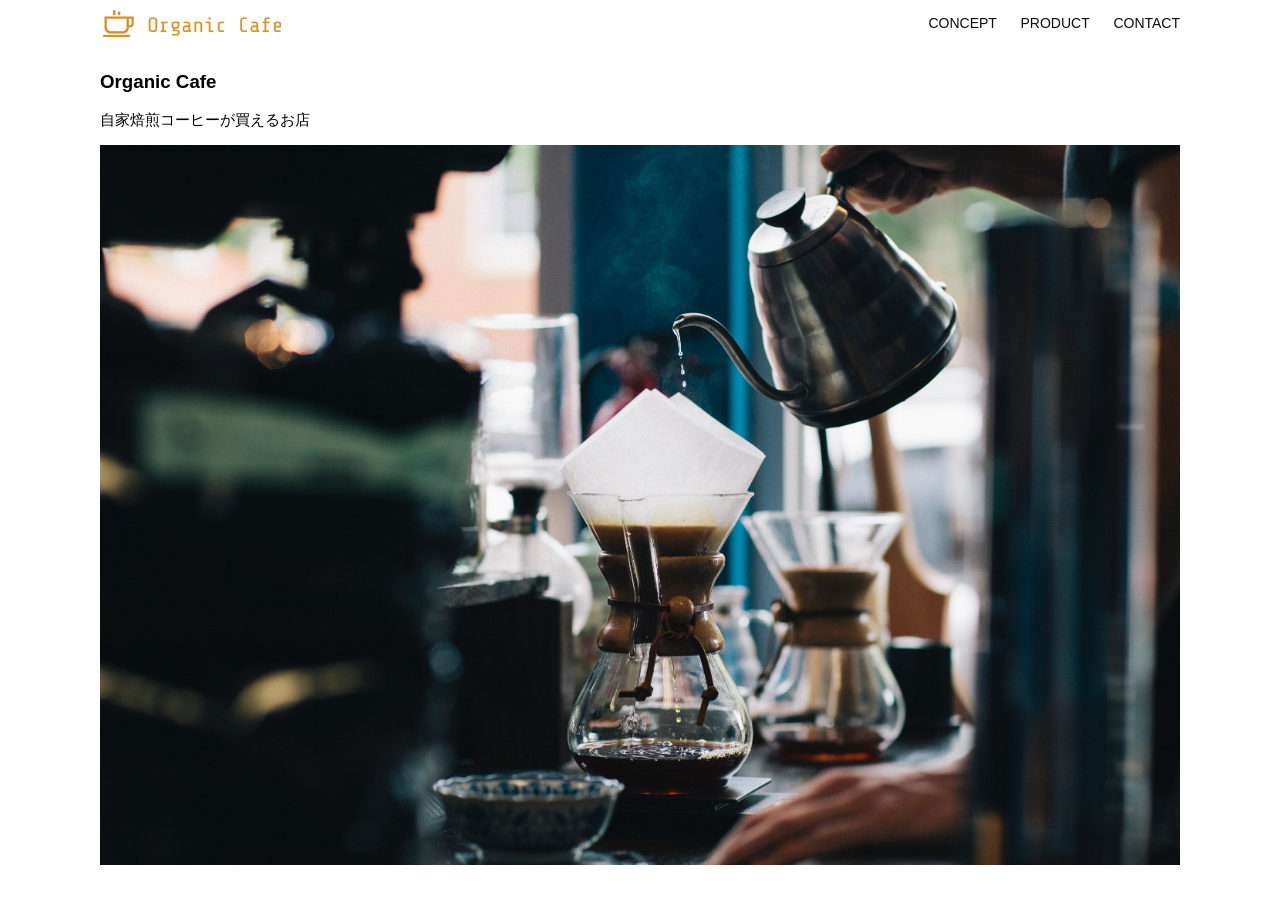
<file: kadai_013/html-css-kadai_013/index.html>
<!DOCTYPE html>
<html>
  <head>
    <title>Organic Cafe</title>
    <meta charset="UTF-8" />
    <meta name="description" content="自家焙煎のコーヒーがお家で楽しめるOrganic Cafe"/>
    <meta name="viewport" content="width=device-width, initial-scale=1.0" />
    <link rel="stylesheet" href="style.css" />
  </head>
  <body>
    <!-- ヘッダー -->
    <header>
      <!-- ロゴ -->
      <a href="index.html" id="logo"><img src="images/logo.png" alt="トップページに戻る"/></a>

      <!-- PC用ナビゲーション -->
      <nav id="nav-pc">
        <a href="index.html#concept">CONCEPT</a>
        <a href="index.html#product">PRODUCT</a>
        <a href="index.html#contact">CONTACT</a>
      </nav>

      <!-- スマホ用メニューボタン -->
      <button id="menu-sp" onclick="document.getElementById('nav-sp').style.display = 'block'">
        <img src="images/button-menu.png" alt="ナビゲーションを開く">
      </button>
      <!-- スマホ用ナビゲーション -->
      <!-- <nav id="nav-sp">
        <ul>
          <li>
            <img id="close" src="images/button-close.png" alt="ナビゲーションを閉じる" onclick="document.getElementById('nav-sp').style.display = 'none'">
          </li>
          <li>
            <a id="logo-sp" href="index.html" onclick="document.getElementById('nav-sp').style.display = 'none'">
              <img src="images/logo-sp.png" alt="トップページに戻る">
            </a>
          </li>
          <li><a class="menu" href="index.html#concept" onclick="document.getElementById('nav-sp').style.display = 'none'">CONCEPT</a></li>
          <li><a class="menu" href="index.html#product" onclick="document.getElementById('nav-sp').style.display = 'none'">PRODUCT</a></li>
          <li><a class="menu" href="index.html#contact" onclick="document.getElementById('nav-sp').style.display = 'none'">CONTACT</a></li>
        </ul>
      </nav> -->

      <div id="nav-sp">
        <button id="close" onclick="document.getElementById('nav-sp').style.display = 'none'">
          <img src="images/button-close.png" alt="ナビゲーションを閉じる">
        </button>

        <nav>
          <ul>
            <li>
              <a id="logo-sp" href="index.html" onclick="document.getElementById('nav-sp').style.display = 'none'">
                <img src="images/logo-sp.png" alt="トップページに戻る"></a>
            </li>
            <li><a class="menu" href="index.html#concept" onclick="document.getElementById('nav-sp').style.display = 'none'">CONCEPT</a></li>
            <li><a class="menu" href="index.html#product" onclick="document.getElementById('nav-sp').style.display = 'none'">PRODUCT</a></li>
            <li><a class="menu" href="index.html#contact" onclick="document.getElementById('nav-sp').style.display = 'none'">CONTACT</a></li>
          </ul>
        </nav>
      </div>
      
    </header>

    <main>
      <article>
        <!-- メインビジュアル -->
        <section id="main-visual">
          <div id="main-message">
            <h1>Organic Cafe</h1>
            <p>自家焙煎コーヒーが買えるお店</p>
          </div>
          <img src="images/main-image.jpg" alt="コーヒーをハンドドリップで淹れる画像"/>
        </section>
      </article>
    </main>
  </body>
</html>
</file>
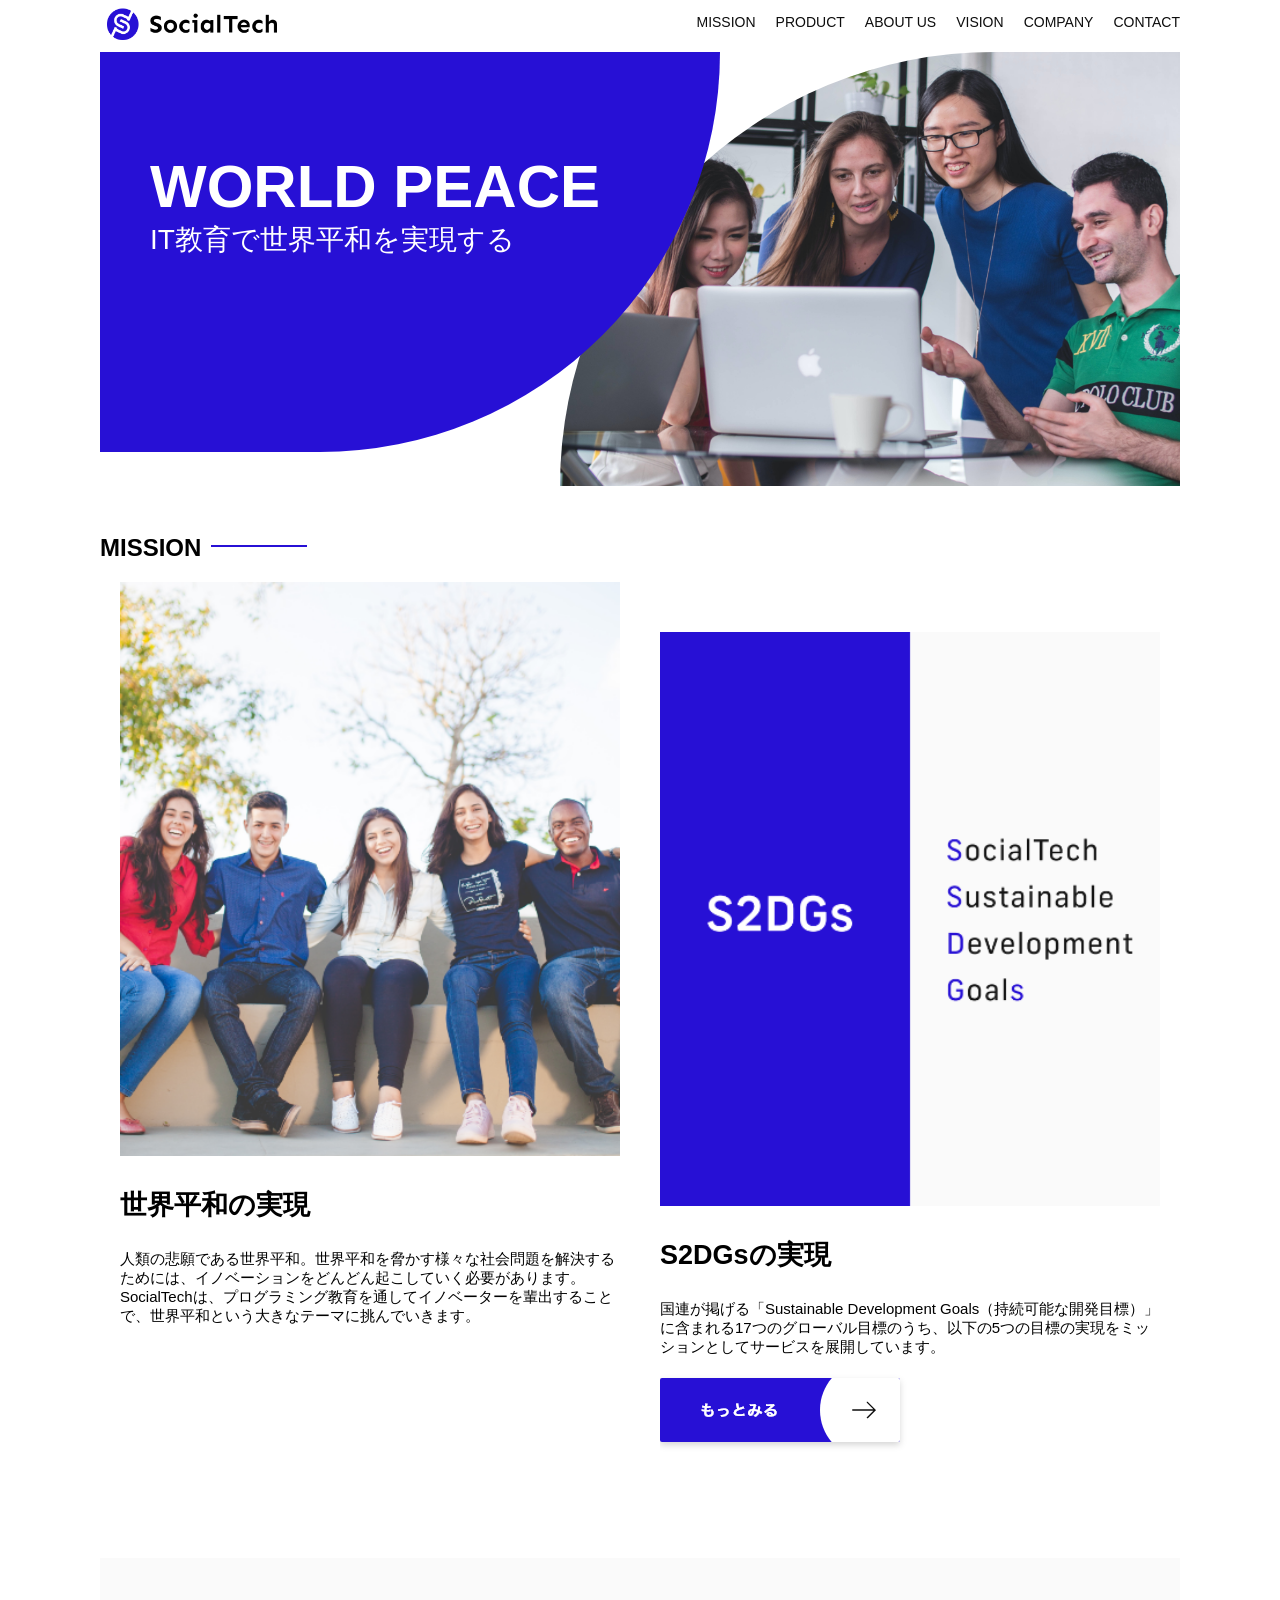
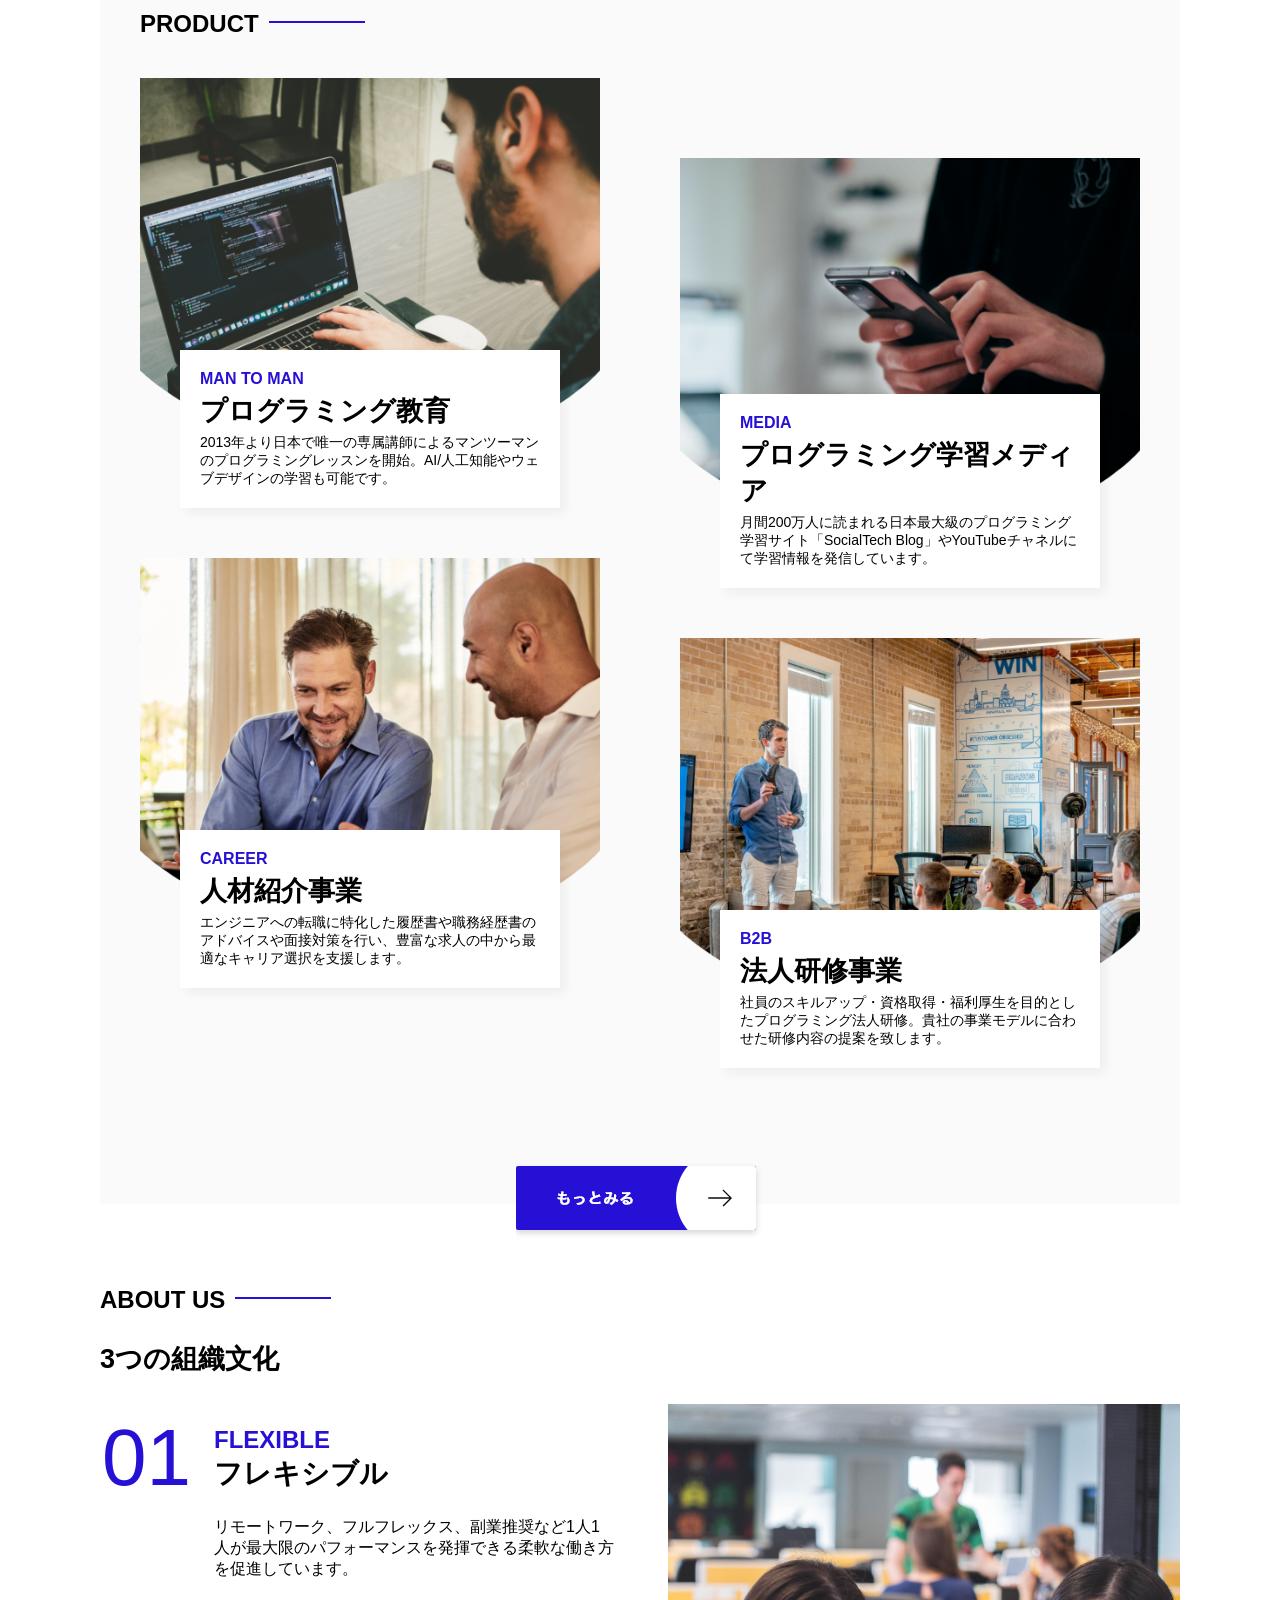
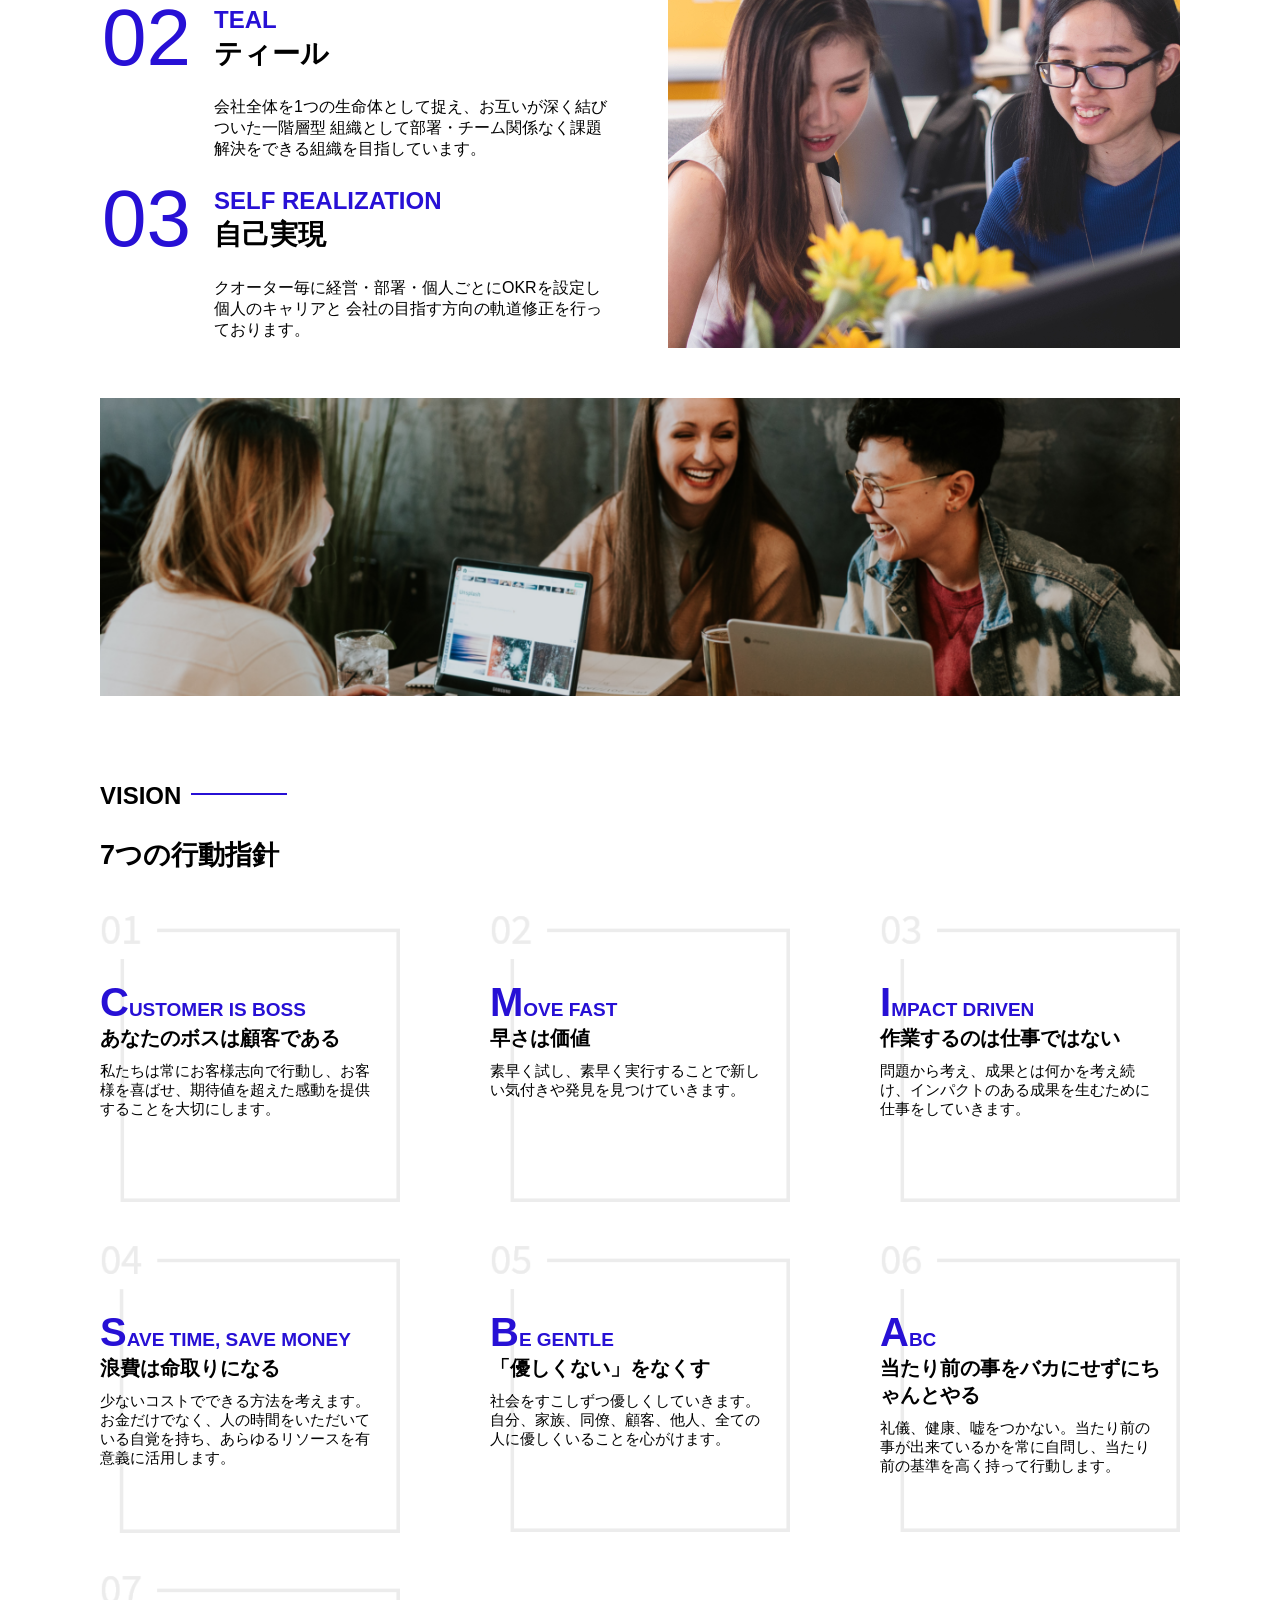
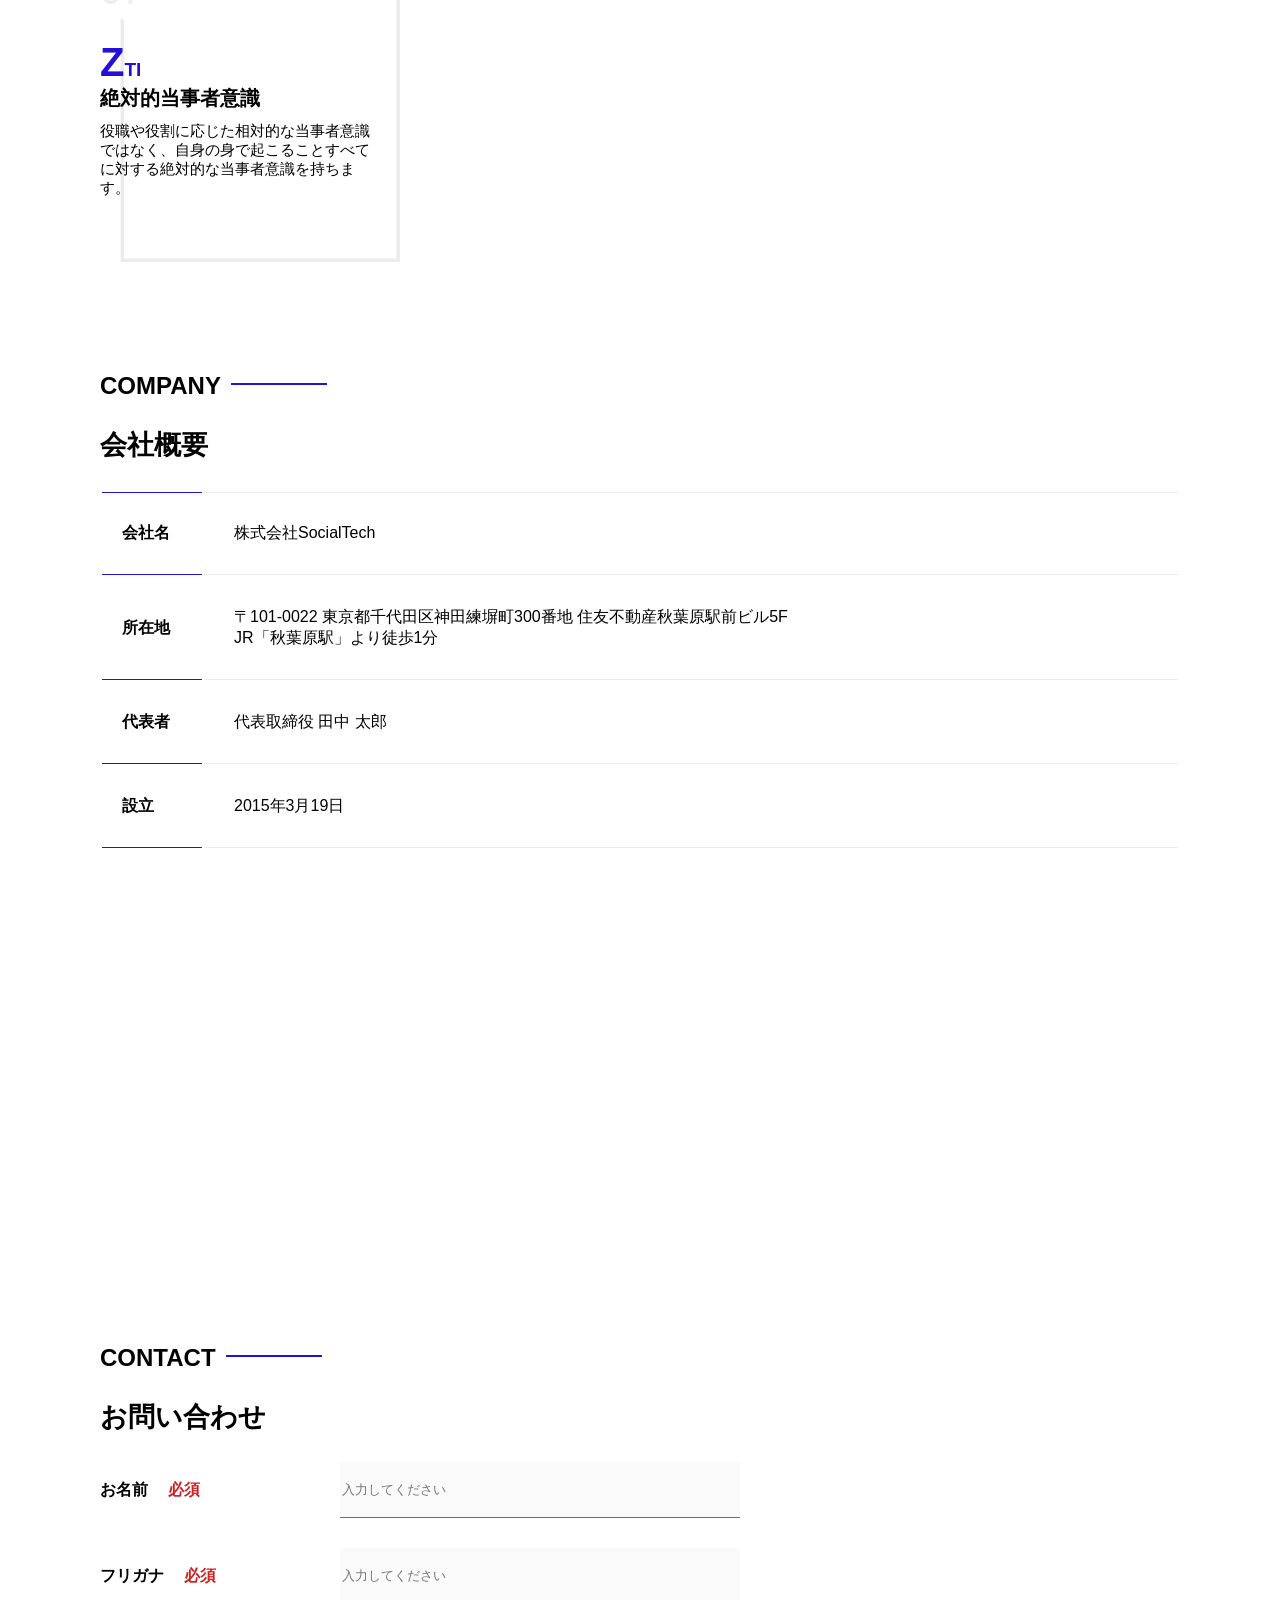
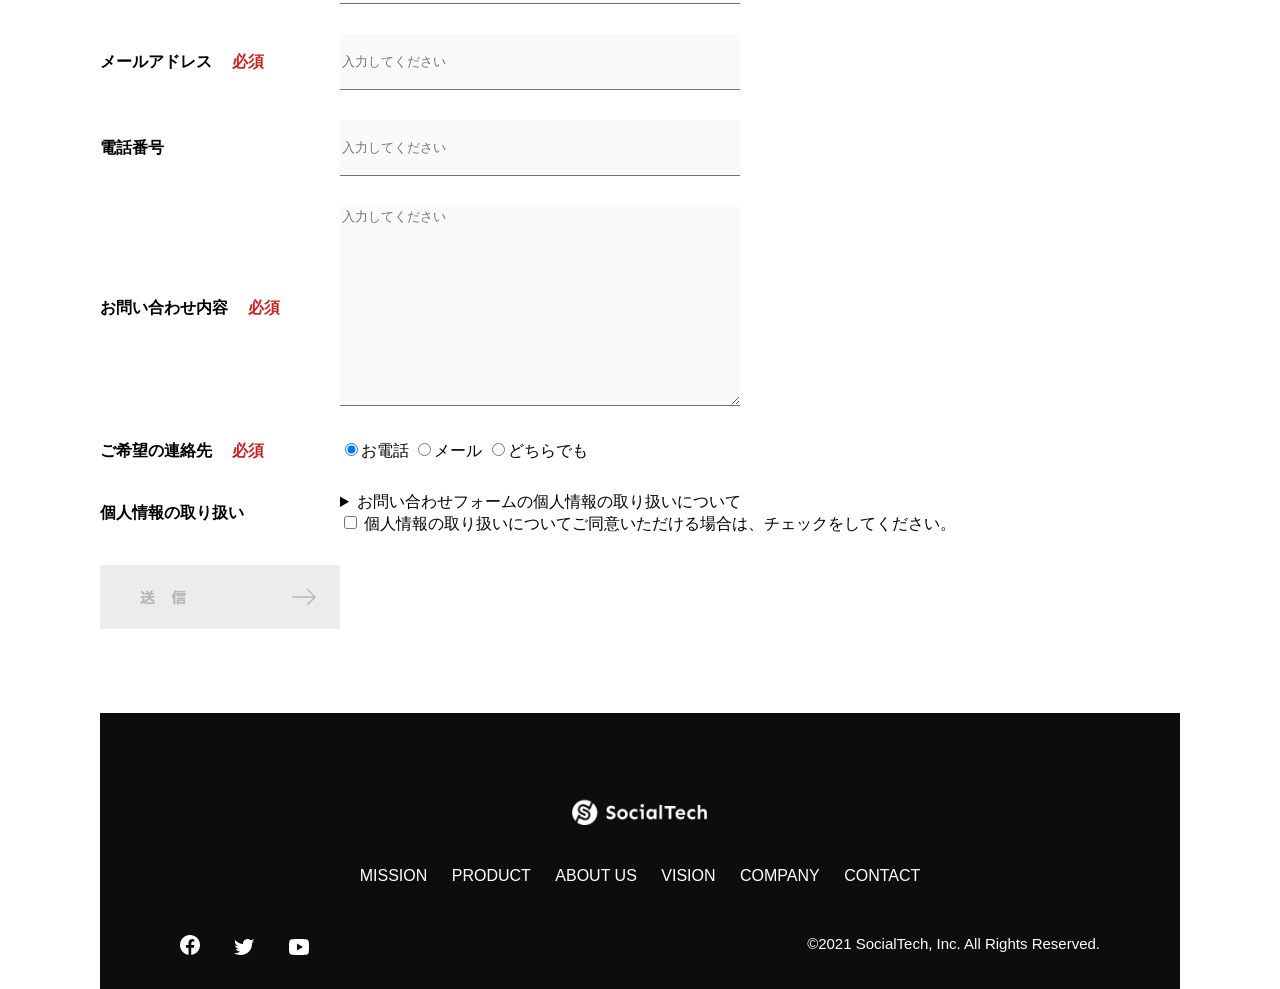
<file: kadai_tutorial_output/socialtech/index.html>
<!DOCTYPE html>
<html>
  <head>
    <title>SocialTech</title>
    <meta charset="utf-8">
    <meta name="description" content="SocialTechはEdTech業界のリーディングカンパニーを目指します。">
    <meta name="viewport" content="width=device-width, initial-scale=1.0">
    <link rel="stylesheet" href="style.css">
  </head>

  <body>
    <!-- ヘッダー -->
    <header>
      <!-- ロゴ -->
      <a href="index.html" id="logo">
        <img src="images/logo.png" alt="トップページに戻る">
      </a>
      
      <!-- PC用ナビゲーション -->
      <nav id="nav-pc">
        <ul>
          <li><a href="mission.html">MISSION</a></li>
          <li><a href="product.html">PRODUCT</a></li>
          <li><a href="index.html#aboutus">ABOUT US</a></li>
          <li><a href="index.html#vision">VISION</a></li>
          <li><a href="index.html#company">COMPANY</a></li>
          <li><a href="index.html#contact">CONTACT</a></li>
        </ul>
      </nav>

      <!-- スマホ用メニューボタン -->
      <button id="menu-sp" onclick="document.getElementById('nav-sp').style.display = 'block'">
        <img src="images/button-menu.png" alt="ナビゲーションを開く">
      </button>
      <!-- スマホ用ナビゲーション -->
      <div id="nav-sp">
        <button id="close" onclick="document.getElementById('nav-sp').style.display = 'none'">
          <img src="images/button-close.png" alt="ナビゲーションを閉じる">
        </button>

        <nav>
          <ul>
            <li>
              <a id="logo-sp" href="index.html" onclick="document.getElementById('nav-sp').style.display = 'none'"><img src="images/logo-sp.png" alt="トップページに戻る"></a>
            </li>
            <li><a class="menu" href="mission.html" onclick="document.getElementById('nav-sp').style.display = 'none'">MISSION</a></li>
            <li><a class="menu" href="product.html" onclick="document.getElementById('nav-sp').style.display = 'none'">PRODUCT</a></li>
            <li><a class="menu" href="index.html#aboutus" onclick="document.getElementById('nav-sp').style.display = 'none'">ABOUT US</a></li>
            <li><a class="menu" href="index.html#vision" onclick="document.getElementById('nav-sp').style.display = 'none'">VISION</a></li>
            <li><a class="menu" href="index.html#company" onclick="document.getElementById('nav-sp').style.display = 'none'">COMPANY</a></li>
            <li><a class="menu" href="index.html#contact" onclick="document.getElementById('nav-sp').style.display = 'none'">CONTACT</a></li>
          </ul>
        </nav>
        <div id="sns">
          <a href="https://www.facebook.com/sejuku2013">
            <img src="images/button-facebook.png" alt="Facebookのリンク">
          </a>
          <a href="https://twitter.com/samuraijuku">
            <img src="images/button-twitter.png" alt="Twitterのリンク">
          </a>
          <a href="https://www.youtube.com/channel/UCCFOQO5aDK0xXam4cUQXT8g">
            <img src="images/button-youtube.png" alt="YouTubeのリンク">
          </a>
        </div>

      </div>

    </header>
    <main>
      <article>
        <!-- メインビジュアル -->
        <section id="main-visual">
          <div id="main-message">
            <h1>WORLD PEACE</h1>
            <p>IT教育で世界平和を実現する</p>
          </div>
          <img src="images/index/index-main.png" alt="PCの周りに集まる多国籍の仲間たち">
        </section>

        <!-- ミッション -->
        <section id="mission">
          <h2 class="index-h2">MISSION</h2>
          <div id="mission-flex">
            <div>
              <img id="mission-photo" src="images/index/index-mission.png" alt="屋外のベンチで写真を撮影する多国籍の仲間たち">
              <h3>世界平和の実現</h3>
              <p>
                人類の悲願である世界平和。世界平和を脅かす様々な社会問題を解決するためには、イノベーションをどんどん起こしていく必要があります。SocialTechは、プログラミング教育を通してイノベーターを輩出することで、世界平和という大きなテーマに挑んでいきます。
              </p>
            </div>
            <div>
              <img id="s2dgs" src="images/index/s2dgs.png" alt="S2DGs">
              <h3>S2DGsの実現</h3>
              <p>
                国連が掲げる「Sustainable Development Goals（持続可能な開発目標）」に含まれる17つのグローバル目標のうち、以下の5つの目標の実現をミッションとしてサービスを展開しています。
              </p>
              <a href="mission.html">
                <img src="images/button-more.png" alt="もっとみる">
              </a>
            </div>
          </div>
        </section>

        <!-- プロダクト -->
        <section id="product">
          <h2 class="index-h2">PRODUCT</h2>
          <div class="product-flex">
            <div id="product-left">
              <div>
                <img class="product-photo" src="images/index/index-mantoman.png" alt="PCでコードを書く男性">
                <div class="product-explain">
                  <span>MAN TO MAN</span>
                  <h3>プログラミング教育</h3>
                  <p>
                    2013年より日本で唯一の専属講師によるマンツーマンのプログラミングレッスンを開始。AI/人工知能やウェブデザインの学習も可能です。
                  </p>
                </div>
              </div>
              <div>
                <img class="product-photo" src="images/index/index-career.png" alt="笑顔で話し合う2人の男性">
                <div class="product-explain">
                  <span>CAREER</span>
                  <h3>人材紹介事業</h3>
                  <p>
                    エンジニアへの転職に特化した履歴書や職務経歴書のアドバイスや面接対策を行い、豊富な求人の中から最適なキャリア選択を支援します。
                  </p>
                </div>
              </div>
            </div>
            <div id="product-right">
              <div>
                <img class="product-photo" src="images/index/index-media.png" alt="スマートフォンを操作する人">
                <div class="product-explain">
                  <span>MEDIA</span>
                  <h3>プログラミング学習メディア</h3>
                  <p>
                    月間200万人に読まれる日本最大級のプログラミング学習サイト「SocialTech Blog」やYouTubeチャネルにて学習情報を発信しています。
                  </p>
                </div>
              </div>
              <div>
                <img class="product-photo" src="images/index/index-b2b.png" alt="講演中の男性とそれを聴く人々">
                <div class="product-explain">
                  <span>B2B</span>
                  <h3>法人研修事業</h3>
                  <p>
                    社員のスキルアップ・資格取得・福利厚生を目的としたプログラミング法人研修。貴社の事業モデルに合わせた研修内容の提案を致します。
                  </p>
                </div>
              </div>
            </div>
          </div>
          <div id="product-more">
            <a href="product.html">
              <img src="images/button-more.png" alt="もっとみる">
            </a>
          </div>
        </section>

        <!-- ABOUT US -->
        <section id="aboutus">
          <h2 class="index-h2">ABOUT US</h2>
          <h3>3つの組織文化</h3>
          <div>
            <table class="culture-table">
              <tr>
                <td class="culture-num">01</td>
                <th><span class="culture-en">FLEXIBLE</span><br>フレキシブル</th>
              </tr>
              <tr>
                <td>
                  <!--空のセル-->
                </td>
                <td class="culture-description">リモートワーク、フルフレックス、副業推奨など1人1人が最大限のパフォーマンスを発揮できる柔軟な働き方を促進しています。</td>
              </tr>
              <tr>
                <td class="culture-num">02</td>
                <th><span class="culture-en">TEAL</span><br>ティール</th>
              </tr>
              <tr>
                <td>
                  <!--空のセル-->
                </td>
                <td class="culture-description">会社全体を1つの生命体として捉え、お互いが深く結びついた一階層型 組織として部署・チーム関係なく課題解決をできる組織を目指しています。</td>
              </tr>
              <tr>
                <td class="culture-num">03</td>
                <th><span class="culture-en">SELF REALIZATION</span><br>自己実現</th>
              </tr>
              <tr>
                <td>
                  <!--空のセル-->
                </td>
                <td class="culture-description">クオーター毎に経営・部署・個人ごとにOKRを設定し個人のキャリアと 会社の目指す方向の軌道修正を行っております。</td>
              </tr>
            </table>
            <img class="culture-img" src="images/index/index-aboutus1.png" alt="笑顔で話し合う2人の女性">
          </div>
          <img class="culture-img2" src="images/index/index-aboutus2.png" alt="笑顔で話し合う3人の男女">
        </section>      

        <!-- VISION -->
        <section id="vision">
          <h2 class="index-h2">VISION</h2>
          <h3>7つの行動指針</h3>
          <div>
            <div class="vision-box">
              <img src="images/index/vision-01.png" alt="01">
              <div>
                <h4>CUSTOMER IS BOSS</h4>
                <h5>あなたのボスは顧客である</h5>
                <p>私たちは常にお客様志向で行動し、お客様を喜ばせ、期待値を超えた感動を提供することを大切にします。</p>
              </div>
            </div>
            <div class="vision-box">
              <img src="images/index/vision-02.png" alt="02">
              <div>
                <h4>MOVE FAST</h4>
                <h5>早さは価値</h5>
                <p>素早く試し、素早く実行することで新しい気付きや発見を見つけていきます。</p>
              </div>
            </div>
            <div class="vision-box">
              <img src="images/index/vision-03.png" alt="03">
              <div>
                <h4>IMPACT DRIVEN</h4>
                <h5>作業するのは仕事ではない</h5>
                <p>問題から考え、成果とは何かを考え続け、インパクトのある成果を生むために仕事をしていきます。</p>
              </div>
            </div>
            <div class="vision-box">
              <img src="images/index//vision-04.png" alt="04">
              <div>
                <h4>SAVE TIME, SAVE MONEY</h4>
                <h5>浪費は命取りになる</h5>
                <p>少ないコストでできる方法を考えます。お金だけでなく、人の時間をいただいている自覚を持ち、あらゆるリソースを有意義に活用します。</p>
              </div>
            </div>
            <div class="vision-box">
              <img src="images/index/vision-05.png" alt="05">
              <div>
                <h4>BE GENTLE</h4>
                <h5>「優しくない」をなくす</h5>
                <p>社会をすこしずつ優しくしていきます。自分、家族、同僚、顧客、他人、全ての人に優しくいることを心がけます。</p>
              </div>
            </div>
            <div class="vision-box">
              <img src="images/index/vision-06.png" alt="06">
              <div>
                <h4>ABC</h4>
                <h5>当たり前の事をバカにせずにちゃんとやる</h5>
                <p>礼儀、健康、嘘をつかない。当たり前の事が出来ているかを常に自問し、当たり前の基準を高く持って行動します。</p>
              </div>
            </div>
            <div class="vision-box">
              <img src="images/index/vision-07.png" alt="07">
              <div>
                <h4>ZTI</h4>
                <h5>絶対的当事者意識</h5>
                <p>役職や役割に応じた相対的な当事者意識ではなく、自身の身で起こることすべてに対する絶対的な当事者意識を持ちます。</p>
              </div>
            </div>
          </div>
        </section>

        <!-- COMPANY -->
        <section id="company">
          <h2 class="index-h2">COMPANY</h2>
          <h3>会社概要</h3>
          <table id="company-table">
            <tr>
              <th class="tableheader tableheader-first">会社名</th>
              <td class="cell cell-first">株式会社SocialTech</td>
            </tr>
            <tr>
              <th class="tableheader">所在地</th>
              <td class="cell">〒101-0022 東京都千代田区神田練塀町300番地 住友不動産秋葉原駅前ビル5F<br>JR「秋葉原駅」より徒歩1分</td>
            </tr>
            <tr>
              <th class="tableheader">代表者</th>
              <td class="cell">代表取締役 田中 太郎</td>
            </tr>
            <tr>
              <th class="tableheader">設立</th>
              <td class="cell">2015年3月19日</td>
            </tr>
          </table>
          <iframe src="https://www.google.com/maps/embed?pb=!1m18!1m12!1m3!1d3240.0688551383287!2d139.77207231114014!3d35.69992317246684!2m3!1f0!2f0!3f0!3m2!1i1024!2i768!4f13.1!3m3!1m2!1s0x60188fee13660e23%3A0x77137876edf742ac!2z5L2P5Y-L5LiN5YuV55Sj56eL6JGJ5Y6f6aeF5YmN44OT44Or!5e0!3m2!1sja!2sjp!4v1778665969314!5m2!1sja!2sjp" width="600" height="450" style="border:0;" allowfullscreen="" loading="lazy">
          </iframe>
        </section>

        <!-- お問い合わせフォーム -->
        <section id="contact">
          <h2 class="index-h2">CONTACT</h2>
          <h3>お問い合わせ</h3>
          <form>
            <div>
              <div class="contact-heading">
                <label class="contact-label">お名前<span class="contact-span">必須</span></label>
              </div>
              <div>
                <input type="text" name="name" placeholder="入力してください" class="contact-textbox">
              </div>
            </div>
            <div>
              <div class="contact-heading">
                <label class="contact-label">フリガナ<span class="contact-span">必須</span></label>
              </div>
              <div>
                <input type="text" name="hurigana" placeholder="入力してください" class="contact-textbox">
              </div>
            </div>
            <div>
              <div class="contact-heading">
                <label class="contact-label">メールアドレス<span class="contact-span">必須</span></label>
              </div>
              <div>
                <input type="text" name="email" placeholder="入力してください" class="contact-textbox">
              </div>
            </div>
            <div>
              <div class="contact-heading">
                <label class="contact-label">電話番号</label>
              </div>
              <div>
                <input type="text" name="tel" placeholder="入力してください" class="contact-textbox">
              </div>
            </div>
            <div>
              <div class="contact-heading">
                <label class="contact-label">お問い合わせ内容<span class="contact-span">必須</span></label>
              </div>
              <div>
                <textarea class="contact-textarea" placeholder="入力してください" name="message"></textarea>
              </div>
            </div>
            <div>
              <div class="contact-heading">
                <label class="contact-label">ご希望の連絡先<span class="contact-span">必須</span></label>
              </div>
              <div>
                <input class="radiobutton" type="radio" value="tel" name="contact" checked><label>お電話</label>
                <input class="radiobutton" type="radio" value="mail" name="contact"><label>メール</label>
                <input class="radiobutton" type="radio" value="both" name="contact"><label>どちらでも</label>
              </div>
            </div>
            <div>
              <div class="contact-heading">
                <label class="contact-label">個人情報の取り扱い</label>
              </div>
              <div>
                <details>
                  <summary>お問い合わせフォームの個人情報の取り扱いについて</summary>
                  <div>
                    <dl>
                      <dt>１．組織の名称又は氏名</dt>
                      <dd>株式会社SocialTech</dd>
                      <dt>２．個人情報保護管理者（若しくはその代理人）の氏名又は職名、所属及び連絡先</dt>
                      <dd>
                        <p>鈴木 一郎 コーポレート部</p>
                        <p>メールアドレス：samurai@example.com</p>
                        <p>TEL：03-1234-5678</p>
                      </dd>
                      <dt>３．個人情報の利用目的</dt>
                      <dd>
                        <ul>
                          <li>・本サービス及び本サービスに関連する情報の提供又はそれらに関する連絡のため</li>
                          <li>・ユーザーの本人確認のため</li>
                          <li>・当社サービスのご案内のため</li>
                          <li>・当社の商品等の広告または宣伝（電子メールによるものを含むものとします。）</li>
                        </ul>
                      </dd>
                      <dt>４．個人情報の取り扱い業務の委託</dt>
                      <dd>個人情報の取扱業務の全部または一部を外部に業務委託する場合があります。その際、弊社は、個人情報を適切に保護できる管理体制を敷き実行していることを条件として委託先を厳選したうえで、機密保持契約を委託先と締結し、お客様の個人情報を厳密に管理させます。</dd>
                      <dt>５．個人情報の開示等の請求</dt>
                      <dd>
                        お客様は、弊社に対してご自身の個人情報の開示等（利用目的の通知、開示、内容の訂正・追加・削除、利用の停止または消去、第三者への提供の停止）に関して、当社問合わせ窓口に申し出ることができます。<br>
                        その際、弊社はお客様ご本人を確認させていただいたうえで、合理的な期間内に対応いたします。<br>
                        なお、個人情報に関する弊社問合わせ先は、次の通りです。
                      </dd>
                      <dd>
                        <p>株式会社SocialTech　個人情報問合せ窓口</p>
                        <p>〒150-0043　東京都千代田区神田練塀町300番地 住友不動産秋葉原駅前ビル5F</p>
                        <p>メールアドレス：samurai@example.com　TEL：03-1234-5678</p>
                      </dd>

                      <dt>６．個人情報を提供されることの任意性について</dt>
                      <dd>お客様がご自身の個人情報を弊社に提供されるか否かは、お客様のご判断によりますが、もしご提供されない場合には、適切なサービスが提供できない場合がありますので予めご了承ください。</dd>
                    </dl>
                  </div>
                </details>
                <input type="checkbox" name="agree">
                <span>個人情報の取り扱いについてご同意いただける場合は、チェックをしてください。</span>
              </div>
            </div>
            <input type="image" src="images/button-submit.png" alt="送信する">
          </form>
        </section>
      </article>
    </main>

    <footer>
      <div id="footer-logo">
        <img src="images/logo-sp.png" alt="SocialTech">
      </div>
      <div id="footer-link">
        <a href="mission.html">MISSION</a>
        <a href="product.html">PRODUCT</a>
        <a href="index.html#aboutus">ABOUT US</a>
        <a href="index.html#vision">VISION</a>
        <a href="index.html#company">COMPANY</a>
        <a href="index.html#contact">CONTACT</a>
      </div>
      <div id="sns-footer">
        <div class="sns-btns">
          <a href="https://www.facebook.com/sejuku2013"><img src="images/button-facebook.png" alt="Facebookのリンク"></a>
          <a href="https://twitter.com/samuraijuku"><img src="images/button-twitter.png" alt="Twitterのリンク"></a>
          <a href="https://www.youtube.com/channel/UCCFOQO5aDK0xXam4cUQXT8g"><img src="images/button-youtube.png" alt="YouTubeのリンク"></a>
        </div>
        <p id="copyright">&copy;2021 SocialTech, Inc. All Rights Reserved.</p>
      </div>

    </footer>
  </body>
</html>
</file>
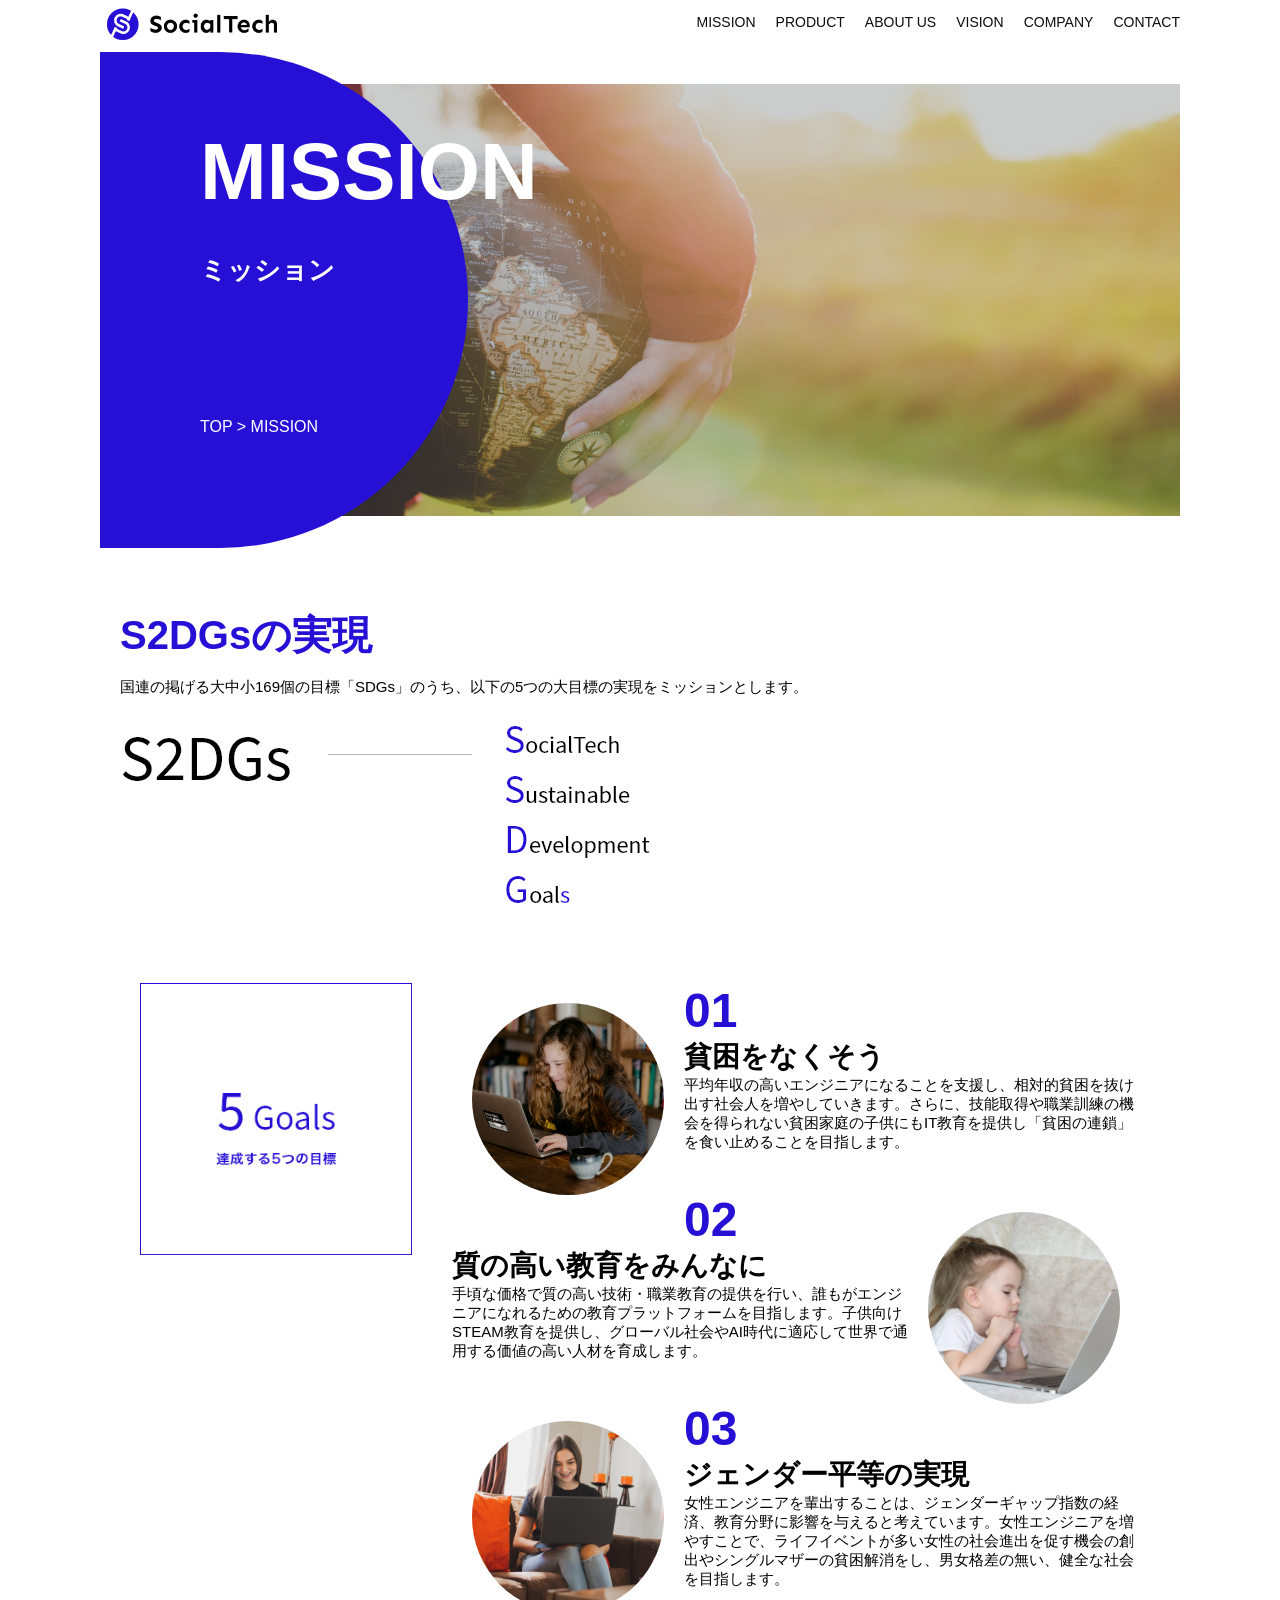
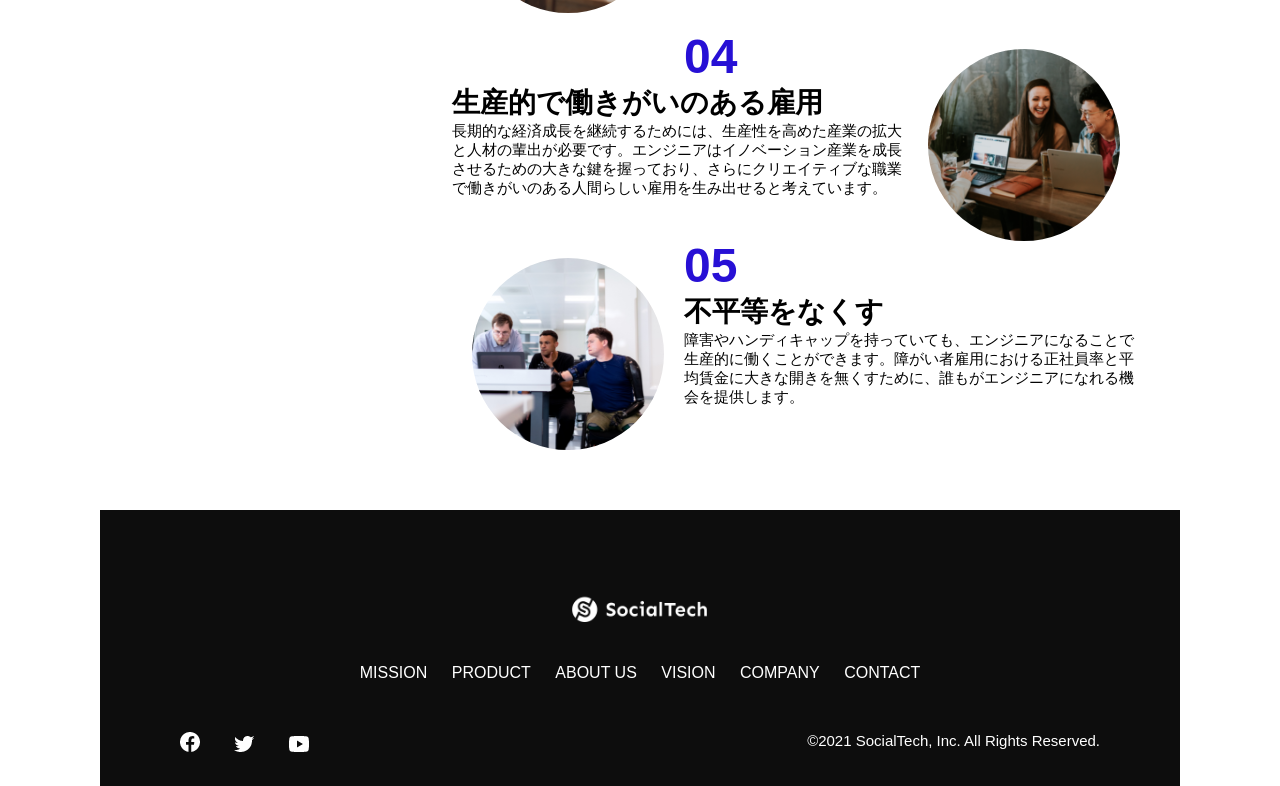
<file: kadai_tutorial_output/socialtech/mission.html>
<!DOCTYPE html>
<html>
  <head>
    <title>SocialTech - MISSION ミッション -</title>
    <meta charset="utf-8">
    <meta name="description" content="SocialTechが目指す5つの目標（S2DGs）を紹介します">
    <meta name="viewport" content="width=device-width, initial-scale=1.0">
    <link rel="stylesheet" href="style.css">
  </head>

  <body>
    <!-- ヘッダー -->
    <header>
      <!-- ロゴ -->
      <a href="index.html" id="logo">
        <img src="images/logo.png" alt="トップページに戻る">
      </a>

      <!-- PC用ナビゲーション -->
      <nav id="nav-pc">
        <ul>
          <li><a href="mission.html">MISSION</a></li>
          <li><a href="product.html">PRODUCT</a></li>
          <li><a href="index.html#aboutus">ABOUT US</a></li>
          <li><a href="index.html#vision">VISION</a></li>
          <li><a href="index.html#company">COMPANY</a></li>
          <li><a href="index.html#contact">CONTACT</a></li>
        </ul>
      </nav>

      <!-- スマホ用メニューボタン -->
      <button id="menu-sp" onclick="document.getElementById('nav-sp').style.display = 'block'">
        <img src="images/button-menu.png" alt="ナビゲーションを開く">
      </button>

      <!-- スマホ用ナビゲーション -->
      <div id="nav-sp">
        <button id="close" onclick="document.getElementById('nav-sp').style.display = 'none'">
          <img src="images/button-close.png" alt="ナビゲーションを閉じる">
        </button>

        <nav>
          <ul>
            <li>
              <a id="logo-sp" href="index.html" onclick="document.getElementById('nav-sp').style.display = 'none'"><img src="images/logo-sp.png" alt="トップページに戻る"></a>
            </li>
            <li><a class="menu" href="mission.html" onclick="document.getElementById('nav-sp').style.display = 'none'">MISSION</a></li>
            <li><a class="menu" href="product.html" onclick="document.getElementById('nav-sp').style.display = 'none'">PRODUCT</a></li>
            <li><a class="menu" href="index.html#aboutus" onclick="document.getElementById('nav-sp').style.display = 'none'">ABOUT US</a></li>
            <li><a class="menu" href="index.html#vision" onclick="document.getElementById('nav-sp').style.display = 'none'">VISION</a></li>
            <li><a class="menu" href="index.html#company" onclick="document.getElementById('nav-sp').style.display = 'none'">COMPANY</a></li>
            <li><a class="menu" href="index.html#contact" onclick="document.getElementById('nav-sp').style.display = 'none'">CONTACT</a></li>
          </ul>
        </nav>
        <div id="sns">
          <a href="https://www.facebook.com/sejuku2013">
            <img src="images/button-facebook.png" alt="Facebookのリンク">
          </a>
          <a href="https://twitter.com/samuraijuku">
            <img src="images/button-twitter.png" alt="Twitterのリンク">
          </a>
          <a href="https://www.youtube.com/channel/UCCFOQO5aDK0xXam4cUQXT8g">
            <img src="images/button-youtube.png" alt="YouTubeのリンク">
          </a>
        </div>
      </div>
    </header>

    <main>
      <article>
        <section id="mission-main">
          <div class="mission-main-inner">
            <div id="mission-title">
              <h1>MISSION<br><span>ミッション</span></h1>
              <p>TOP > MISSION</p>
            </div>
          </div>
        </section>

        <section id="mission-s2dgs">
          <h2 class="mission-h2">S2DGsの実現</h2>
          <p>国連の掲げる大中小169個の目標「SDGs」のうち、以下の5つの大目標の実現をミッションとします。</p>
          <img src="images/mission/mission-s2dgs.png" alt="S2DGs">
        </section>

        <section id="mission-five-goals">
          <div class="five-goals-image">
            <img src="images/mission/mission-5goals.png" alt="5Goals">
          </div>
          <div class="five-goals-read">
            <div>
              <img class="fivegoals-image-left" src="images/mission/mission-5goals01.png" alt="PCを操作する女の子">
              <span class="fivegoals-number">01</span>
              <h3 class="fivegoals-h3">貧困をなくそう</h3>
              <p class="fivegoals-p">平均年収の高いエンジニアになることを支援し、相対的貧困を抜け出す社会人を増やしていきます。さらに、技能取得や職業訓練の機会を得られない貧困家庭の子供にもIT教育を提供し「貧困の連鎖」を食い止めることを目指します。</p>
            </div>
            <div>
              <img class="fivegoals-image-right" src="images/mission/mission-5goals02.png" alt="PCを見つめる小さい女の子">
              <span class="fivegoals-number">02</span>
              <h3 class="fivegoals-h3">質の高い教育をみんなに</h3>
              <p class="fivegoals-p">手頃な価格で質の高い技術・職業教育の提供を行い、誰もがエンジニアになれるための教育プラットフォームを目指します。子供向けSTEAM教育を提供し、グローバル社会やAI時代に適応して世界で通用する価値の高い人材を育成します。</p>
            </div>
            <div>
              <img class="fivegoals-image-left" src="images/mission/mission-5goals03.png" alt="PCを操作する女性">

              <span class="fivegoals-number">03</span>
              <h3 class="fivegoals-h3">ジェンダー平等の実現</h3>
              <p class="fivegoals-p">女性エンジニアを輩出することは、ジェンダーギャップ指数の経済、教育分野に影響を与えると考えています。女性エンジニアを増やすことで、ライフイベントが多い女性の社会進出を促す機会の創出やシングルマザーの貧困解消をし、男女格差の無い、健全な社会を目指します。</p>
            </div>
            <div>
              <img class="fivegoals-image-right" src="images/mission/mission-5goals04.png" alt="笑顔で話し合う3人の男女">
              <span class="fivegoals-number">04</span>
              <h3 class="fivegoals-h3">生産的で働きがいのある雇用</h3>
              <p class="fivegoals-p">長期的な経済成長を継続するためには、生産性を高めた産業の拡大と人材の輩出が必要です。エンジニアはイノベーション産業を成長させるための大きな鍵を握っており、さらにクリエイティブな職業で働きがいのある人間らしい雇用を生み出せると考えています。</p>
            </div>
            <div>
              <img class="fivegoals-image-left" src="images/mission/mission-5goals05.png" alt="障害を持つ男性が生き生きと働く様子">
              <span class="fivegoals-number">05</span>
              <h3 class="fivegoals-h3">不平等をなくす</h3>
              <p class="fivegoals-p">障害やハンディキャップを持っていても、エンジニアになることで生産的に働くことができます。障がい者雇用における正社員率と平均賃金に大きな開きを無くすために、誰もがエンジニアになれる機会を提供します。</p>
            </div>
          </div>
        </section>

      </article>
    </main>

    <footer>
      <div id="footer-logo">
        <img src="images/logo-sp.png" alt="SocialTech">
      </div>
      <div id="footer-link">
        <a href="mission.html">MISSION</a>
        <a href="product.html">PRODUCT</a>
        <a href="index.html#aboutus">ABOUT US</a>
        <a href="index.html#vision">VISION</a>
        <a href="index.html#company">COMPANY</a>
        <a href="index.html#contact">CONTACT</a>
      </div>
      <div id="sns-footer">
        <div class="sns-btns">
          <a href="https://www.facebook.com/sejuku2013"><img src="images/button-facebook.png" alt="Facebookのリンク"></a>
          <a href="https://twitter.com/samuraijuku"><img src="images/button-twitter.png" alt="Twitterのリンク"></a>
          <a href="https://www.youtube.com/channel/UCCFOQO5aDK0xXam4cUQXT8g"><img src="images/button-youtube.png" alt="YouTubeのリンク"></a>
        </div>
        <p id="copyright">&copy;2021 SocialTech, Inc. All Rights Reserved.</p>
      </div>
    </footer>

  </body>
</html>
</file>
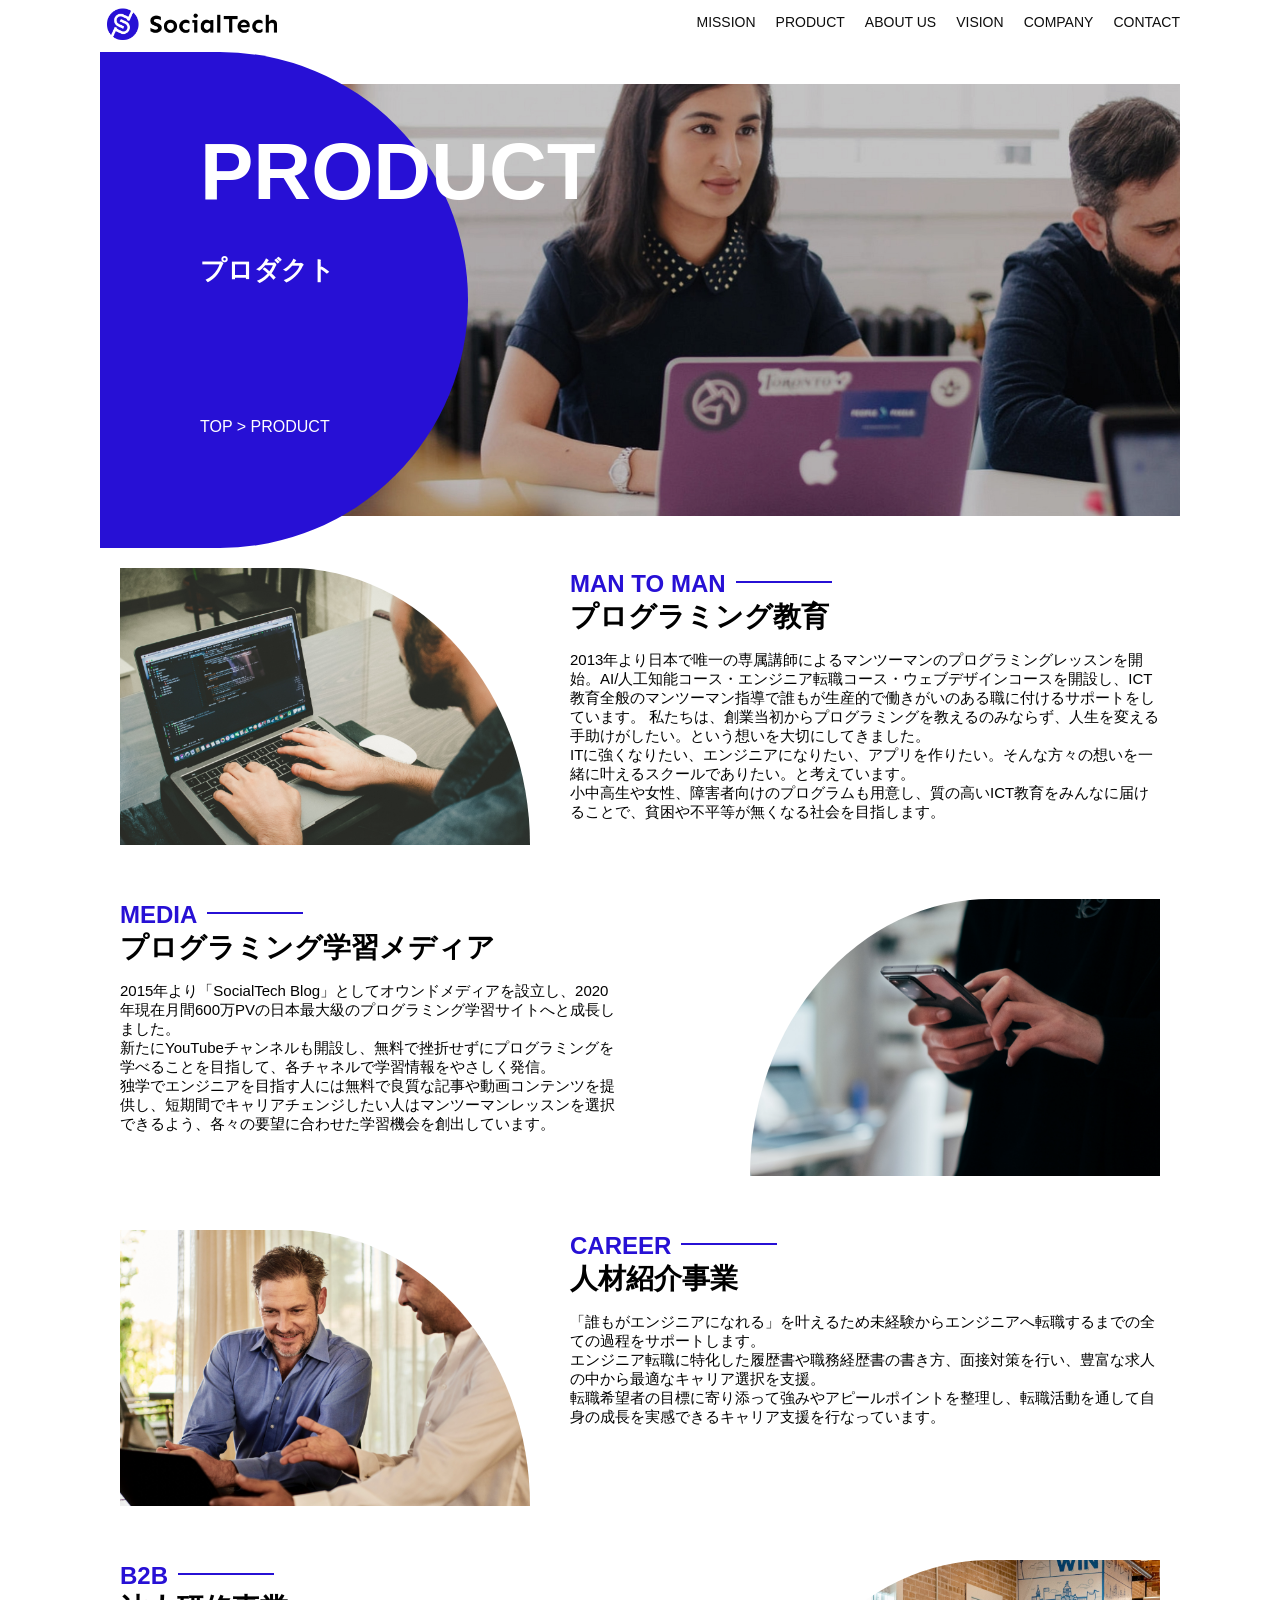
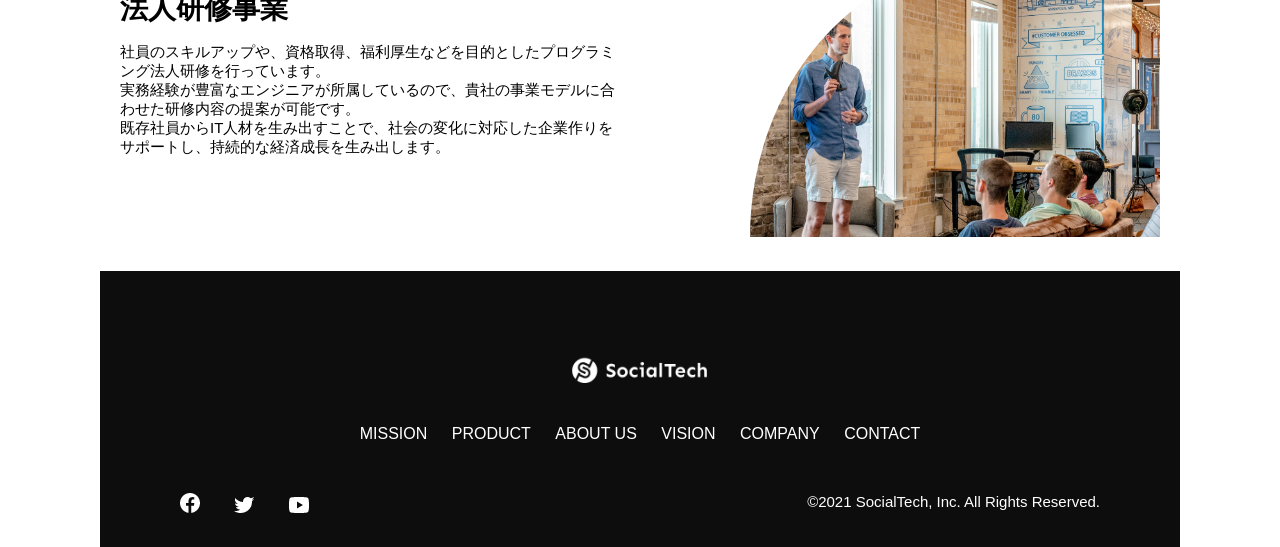
<file: kadai_tutorial_output/socialtech/product.html>
<!DOCTYPE html>
<html>
  <head>
    <title>SocialTech -PRODUCT プロダクト-</title>
    <meta charset="utf-8">
    <meta name="description" content="SocialTechの4つのプロダクトを紹介します">
    <meta name="viewport" content="width=device-width, initial-scale=1.0">
    <link rel="stylesheet" href="style.css">
  </head>

  <body>
    <!-- ヘッダー -->
    <header>
      <!-- ロゴ -->
      <a href="index.html" id="logo">
        <img src="images/logo.png" alt="トップページに戻る">
      </a>

      <!-- PC用ナビゲーション -->
      <nav id="nav-pc">
        <ul>
          <li><a href="mission.html">MISSION</a></li>
          <li><a href="product.html">PRODUCT</a></li>
          <li><a href="index.html#aboutus">ABOUT US</a></li>
          <li><a href="index.html#vision">VISION</a></li>
          <li><a href="index.html#company">COMPANY</a></li>
          <li><a href="index.html#contact">CONTACT</a></li>
        </ul>
      </nav>

      <!-- スマホ用メニューボタン -->
      <button id="menu-sp" onclick="document.getElementById('nav-sp').style.display = 'block'">
        <img src="images/button-menu.png" alt="ナビゲーションを開く">
      </button>

      <!-- スマホ用ナビゲーション -->
      <div id="nav-sp">
        <button id="close" onclick="document.getElementById('nav-sp').style.display = 'none'">
          <img src="images/button-close.png" alt="ナビゲーションを閉じる">
        </button>

        <nav>
          <ul>
            <li>
              <a id="logo-sp" href="index.html" onclick="document.getElementById('nav-sp').style.display = 'none'"><img src="images/logo-sp.png" alt="トップページに戻る"></a>
            </li>
            <li><a class="menu" href="mission.html" onclick="document.getElementById('nav-sp').style.display = 'none'">MISSION</a></li>
            <li><a class="menu" href="product.html" onclick="document.getElementById('nav-sp').style.display = 'none'">PRODUCT</a></li>
            <li><a class="menu" href="index.html#aboutus" onclick="document.getElementById('nav-sp').style.display = 'none'">ABOUT US</a></li>
            <li><a class="menu" href="index.html#vision" onclick="document.getElementById('nav-sp').style.display = 'none'">VISION</a></li>
            <li><a class="menu" href="index.html#company" onclick="document.getElementById('nav-sp').style.display = 'none'">COMPANY</a></li>
            <li><a class="menu" href="index.html#contact" onclick="document.getElementById('nav-sp').style.display = 'none'">CONTACT</a></li>
          </ul>
        </nav>
        <div id="sns">
          <a href="https://www.facebook.com/sejuku2013">
            <img src="images/button-facebook.png" alt="Facebookのリンク">
          </a>
          <a href="https://twitter.com/samuraijuku">
            <img src="images/button-twitter.png" alt="Twitterのリンク">
          </a>
          <a href="https://www.youtube.com/channel/UCCFOQO5aDK0xXam4cUQXT8g">
            <img src="images/button-youtube.png" alt="YouTubeのリンク">
          </a>
        </div>
      </div>
    </header>

    <main>
      <article>
        <section id="product-main">
          <div class="product-main-inner">
            <div id="product-title">
              <h1>PRODUCT<br><span>プロダクト</span></h1>
              <p>TOP > PRODUCT</p>
            </div>
          </div>
        </section>

        <section class="product-section product-section-left">
          <div class="product-section-img">
            <img src="images/product/product-mantoman.png" alt="PCでコードを書く男性">
          </div>
          <div class="product-read">
            <h2 class="product-h2">MAN TO MAN</h2>
            <h3 class="product-h3">プログラミング教育</h3>
            <p>
              2013年より日本で唯一の専属講師によるマンツーマンのプログラミングレッスンを開始。AI/人工知能コース・エンジニア転職コース・ウェブデザインコースを開設し、ICT教育全般のマンツーマン指導で誰もが生産的で働きがいのある職に付けるサポートをしています。 私たちは、創業当初からプログラミングを教えるのみならず、人生を変える手助けがしたい。という想いを大切にしてきました。<br>ITに強くなりたい、エンジニアになりたい、アプリを作りたい。そんな方々の想いを一緒に叶えるスクールでありたい。と考えています。<br>小中高生や女性、障害者向けのプログラムも用意し、質の高いICT教育をみんなに届けることで、貧困や不平等が無くなる社会を目指します。
            </p>
          </div>
        </section>

        <section class="product-section product-section-right">
          <div class="product-read">
            <h2 class="product-h2">MEDIA</h2>
            <h3 class="product-h3">プログラミング学習メディア</h3>
            <p>2015年より「SocialTech Blog」としてオウンドメディアを設立し、2020年現在月間600万PVの日本最大級のプログラミング学習サイトへと成長しました。<br>新たにYouTubeチャンネルも開設し、無料で挫折せずにプログラミングを学べることを目指して、各チャネルで学習情報をやさしく発信。<br>独学でエンジニアを目指す人には無料で良質な記事や動画コンテンツを提供し、短期間でキャリアチェンジしたい人はマンツーマンレッスンを選択できるよう、各々の要望に合わせた学習機会を創出しています。</p>
          </div>
          <div class="product-section-img">
            <img src="images/product/product-media.png" alt="スマートフォンを操作する人">
          </div>
        </section>

        <section class="product-section product-section-left">
          <div class="product-section-img">
            <img src="images/product/product-career.png" alt="笑顔で話し合う2人の男性">
          </div>
          <div class="product-read">
            <h2 class="product-h2">CAREER</h2>
            <h3 class="product-h3">人材紹介事業</h3>
            <p>「誰もがエンジニアになれる」を叶えるため未経験からエンジニアへ転職するまでの全ての過程をサポートします。<br>エンジニア転職に特化した履歴書や職務経歴書の書き方、面接対策を行い、豊富な求人の中から最適なキャリア選択を支援。<br>転職希望者の目標に寄り添って強みやアピールポイントを整理し、転職活動を通して自身の成長を実感できるキャリア支援を行なっています。<br></p>
          </div>
        </section>

        <section class="product-section product-section-right">
          <div class="product-read">
            <h2 class="product-h2">B2B</h2>
            <h3 class="product-h3">法人研修事業</h3>
            <p>社員のスキルアップや、資格取得、福利厚生などを目的としたプログラミング法人研修を行っています。<br>実務経験が豊富なエンジニアが所属しているので、貴社の事業モデルに合わせた研修内容の提案が可能です。<br>既存社員からIT人材を生み出すことで、社会の変化に対応した企業作りをサポートし、持続的な経済成長を生み出します。</p>
          </div>
          <div class="product-section-img">
            <img src="images/product/product-b2b.png" alt="講演中の男性とそれを聴く人々">
          </div>
        </section>

      </article>
    </main>

    <footer>
      <div id="footer-logo">
        <img src="images/logo-sp.png" alt="SocialTech">
      </div>
      <div id="footer-link">
        <a href="mission.html">MISSION</a>
        <a href="product.html">PRODUCT</a>
        <a href="index.html#aboutus">ABOUT US</a>
        <a href="index.html#vision">VISION</a>
        <a href="index.html#company">COMPANY</a>
        <a href="index.html#contact">CONTACT</a>
      </div>
      <div id="sns-footer">
        <div class="sns-btns">
          <a href="https://www.facebook.com/sejuku2013"><img src="images/button-facebook.png" alt="Facebookのリンク"></a>
          <a href="https://twitter.com/samuraijuku"><img src="images/button-twitter.png" alt="Twitterのリンク"></a>
          <a href="https://www.youtube.com/channel/UCCFOQO5aDK0xXam4cUQXT8g"><img src="images/button-youtube.png" alt="YouTubeのリンク"></a>
        </div>
        <p id="copyright">&copy;2021 SocialTech, Inc. All Rights Reserved.</p>
      </div>
    </footer>
    
  </body>
</html>
</file>
<file: kadai_013/html-css-kadai_013/style.css>
/* PC、スマホ共通スタイル */
body {
  font-family: "Source Sans Pro", "Hiragino Kaku Gothic ProN", Meiryo, Arial,
    sans-serif;
}

p {
  font-size: 15px;
}

#main-visual>img {
  width: 100%;
}

/*================
PC用のスタイル 
=================*/
@media screen and (min-width: 768px) {
  /* 横幅設定 */
  body {
    max-width: 1080px;
    min-width: 960px;
    margin: 0 auto 0 auto;
  }

  /* スマホ用ナビゲーションを非表示 */
  #nav-sp {
    display: none;
  }
  #menu-sp {
    display: none;
  }

  /* ヘッダー */
  header {
    display: flex;
    justify-content: space-between;
  }

  /* ナビゲーションのレイアウト */
  #nav-pc {
    text-align: right;
    font-size: 14px;
    padding-top: 15px;
  }

  /* ナビゲーションのリンクの装飾設定 */
  #nav-pc>a {
    text-decoration: none;
    margin-left: 20px;
  }

  #nav-pc>a:link {
    color: #0d0d0d;
  }

  #nav-pc>a:visited {
    color: #0d0d0d;
  }

  #nav-pc>a:hover {
    color: #0d0d0d;
    text-decoration: underline;
  }

  #nav-pc>a:active {
    color: #0d0d0d;
  }
}

/*====================
 スマートフォン用のスタイル
=====================*/
@media screen and (min-width: 375px) and (max-width: 767px) {
  body {
    margin: 0;
  }
  /* PCのナビゲーションを非表示 */
  #nav-pc {
    display: none;
  }

  /* ハンバーガーメニュー */
  #menu-sp {
    float: right;
    padding: 0;
    border: none;
  }

  /* スマホ用ナビゲーションの表示切替*/
  #nav-sp {
    background-color: #ce933e;
    position: absolute;
    left: 0;
    top: 0;
    height: 100%;
    width: 100%;
    display: none;
    z-index: 100;
  }

  #nav-sp ul {
    padding-left: 0;
  }

  #nav-sp li {
    list-style: none;
  }

  /* ×ボタン */
  #close {
    position: absolute;
    top: 20px;
    right: 20px;
    background-color: transparent;
    border: none;
  }

  /* ナビゲーションメニュー用ロゴ */
  #logo-sp {
    margin: 80px 0 30px 20px;
  }

  #nav-sp a {
    display: block;
  }

  #nav-sp a:link {
    color: #ffffff;
  }

  #nav-sp a:visited {
    color: #ffffff;
  }

  #nav-sp a:hover {
    color: #ffffff;
    text-decoration: underline;
  }

  #nav-sp a:active {
    color: #ffffff;
  }

  #nav-sp .menu {
    text-decoration: none;
    display: block;
    margin: 0 20px;
    height: 44px;
    font-size: 16px;
    background-image: url("images/arrow.png");
    background-repeat: no-repeat;
    background-position: right top;
  }
}
</file>
<file: kadai_tutorial_output/socialtech/style.css>
/* PC、スマホ共通スタイル */
* {
  box-sizing: border-box;
}

p {
  font-size: 15px;
}

body {
  max-width: 1080px;
  margin: 0 auto 0 auto;
  font-family: "Source Sans Pro", "Hiragino Kaku Gothic ProN", Meiryo, Arial, sans-serif;
}

/* ヘッダー */
header {
  display: flex;
  justify-content: space-between;
}

/* ナビゲーションのレイアウト */
#nav-pc {
  font-size: 14px;
}

#nav-pc ul {
  display: flex;
  padding-left: 0;
}

#nav-pc li {
  list-style: none;
}

/* ナビゲーションのリンクの装飾設定 */
#nav-pc a {
  text-decoration: none;
  margin-left: 20px;
  color: #0d0d0d;
}

#nav-pc a:hover {
  text-decoration: underline;
}

/* スマホ用ナビを非表示 */
#nav-sp,
#menu-sp {
  display: none;
}

/* メインビジュアル*/
#main-visual {
  position: relative;
  height: 400px;
}
#main-message {
  position: absolute;
  top: 0;
  left: 0;
  background-color: #2710d5;
  color: #ffffff;
  /* 角を丸くする */
  border-radius: 0 0 476px 0; 
  max-width: 620px;
  height: 100%;
  width: 100%;
  /* 2つの要素の重なり値を設定 */
  z-index: 11;
}

#main-message h1 {
  font-size: 60px;
  margin: 100px 0 0 50px;
}

#main-message > p {
  font-size: 28px;
  margin: 0 0 0 50px;
}

#main-visual > img {
  max-width: 620px;
  border-radius: 476px 0 0 0;
  position: absolute;
  top: 0;
  right: 0;
  z-index: 10;
}

/*見出し*/
h2 {
  margin: 40px 0 0 0;
}

h2::after {
  content: url("images/line.png");
  margin-left: 10px;
}

h3 {
  font-size: 27px;
}

/* ミッション */
#mission {
  margin: 80px auto 80px auto;
}

#mission-flex {
  display: flex;
}

#mission-flex > div {
  width: 50%;
  margin: 20px;
}

#mission-photo {
  width: 100%;
}

#s2dgs {
  margin-top: 50px;
  width: 100%;
}

/* プロダクト */
#product {
  background-color: #fafafa;
  margin: 80px 0 80px 0;
  padding: 10px 40px 0px 40px;
}

/* 外枠 */
#product .product-flex {
  margin-top: 40px;
  display: flex;
}

/* 左のカラム */
#product-left {
  width: 50%;
  margin-right: 20px;
}

/* 右のカラム */
#product-right {
  width: 50%;
  margin-left: 20px;
  margin-top: 80px;
}

/* 写真＋説明の枠 */
#product-left > div {
  position: relative;
  height: 480px;
  margin-right: 20px;
}

#product-right > div {
  position: relative;
  height: 480px;
  margin-left: 20px;
}

/* 画像*/
.product-photo {
  width: 100%;
}

/* 説明文の枠 */
.product-explain {
  background-color: #ffffff;
  position: absolute;
  left: 0;
  bottom: 50px;
  margin: 0 40px 0 40px;
  padding: 20px;
  box-shadow: 5px 5px 10px rgba(0, 0, 0, 0.05);
}
/* 説明文の英語 */
.product-explain > span {
  color: #2710d5;
  font-weight: bold;
  font-size: 16px;
  margin: 0px;
}

/* 説明文の見出し */
.product-explain > h3 {
  margin: 5px 0 5px 0;
}

/* 説明文 */
.product-explain > p {
  font-size: 14px;
  margin: 0;
}

/* もっと見るボタン */
#product-more {
  text-align: center;
}

#product-more a {
  position: relative;
  bottom: -42px;
}

/* ABOUT US */
#aboutus {
  margin: 80px auto 80px auto;
}

/* ３つの組織文化と写真を入れる枠 */
#aboutus > div {
  display: flex;
}

/* 写真 */
.culture-img {
  width: 50%;
  align-self: flex-start;
}

.culture-img2 {
  margin-top: 50px;
  width: 100%;
}

/* 3つの組織文化の表 */
.culture-table {
  margin-right: 50px;
}

/* 番号 */
.culture-num {
  font-size: 80px;
  color: #2710d5;
  padding: 0 20px 0 0;
}

/* 見出し */
.culture-table th {
  text-align: left;
  font-size: 28px;
  font-weight: bold;
}

/* 組織文化英語 */
.culture-en {
  color: #2710d5;
  font-size: 24px;
}

/* 説明文 */
.culture-description {
  margin: 0;
}

/* ビジョン */
#vision {
  margin: 80px auto 80px auto;
}

/* セクション内の外枠*/
#vision > div {
  display: flex;
  justify-content: space-between;
  flex-wrap: wrap;
}

/*7つの行動指針の枠*/
.vision-box {
  width: 300px;
  height: 300px;
  margin-bottom: 30px;
  position: relative;
}

.vision-box > img {
  width: 100%;
  position: relative;
  z-index: 30;
}

.vision-box > div {
  position: absolute;
  top: 0;
  left: 0;
  z-index: 31;
  margin-right: 20px;
}

.vision-box > div > h4 {
  color: #2710d5;
  font-size: 19px;
  margin: 80px 0 0 0;
}

.vision-box > div > h4::first-letter {
  font-size: 40px;
}

.vision-box > div > h5 {
  font-size: 20px;
  margin: 0 0 0 0;
}

.vision-box > div > p {
  margin: 10px 0 0 0;
}

/*会社概要*/
#company {
  margin: 80px auto 80px auto;
}

#company-table {
  width: 100%;
}

.tableheader {
  text-align: left;
  padding: 20px;
  border-bottom-color: #2710d5;
  border-bottom-width: 1px;
  border-bottom-style: solid;
  width: 100px;
}

.tableheader-first {
  border-top-color: #2710d5;
  border-top-width: 1px;
  border-top-style: solid;
}

.cell {
  padding: 30px;
  border-bottom-color: #ececec;
  border-bottom-width: 1px;
  border-bottom-style: solid;
}

.cell-first {
  border-top-color: #ececec;
  border-top-width: 1px;
  border-top-style: solid;
}

#company > iframe {
  width: 100%;
  height: 368px;
  margin-top: 40px;
}

/* お問い合わせ */
#contact {
  margin: 80px auto 80px auto;
}

/* 外枠 */
#contact > form > div {
  display: flex;
  flex-direction: row;
  flex-wrap: wrap;
  padding-bottom: 30px;
}

/* 左列　見出し */
.contact-heading {
  width: 240px;
  align-self: center;
}

/* 見出しのラベル */
.contact-label {
  font-weight: bold;
}

/* 必須 */
.contact-span {
  color: #ce2222;
  margin: 0 0 0 20px;
  font-weight: bold;
}

/* テキストボックス */
.contact-textbox {
  border-top: 0px;
  border-left: 0px;
  border-right: 0px;
  border-bottom-width: 1px;
  border-bottom-color: #707070;
  border-style: solid;
  background-color: #fafafa;
  height: 56px;
  width: 400px;
}

/* お問い合わせ内容のテキストエリア */
.contact-textarea {
  border-top: 0px;
  border-left: 0px;
  border-right: 0px;
  border-bottom-width: 1px;
  border-bottom-color: #707070;
  background-color: #fafafa;
  width: 400px;
  height: 200px;
}

/* 個人情報の取り扱い */
#contact dt {
  font-weight: bold;
}

#contact dd {
  margin: 0 0 16px 0;
}

#contact dd p {
  margin: 0;
}

#contact dd ul {
  padding-left: 0;
}

#contact dd li {
  margin-bottom: 0;
  list-style: none;
}

/* フッター */
footer {
  background-color: #0d0d0d;
  text-align: center;
  padding: 80px 80px 30px 80px;
}

#footer-logo {
  margin-bottom: 30px;
}

#footer-link {
  margin-bottom: 50px;
}

#footer-link > a {
  text-decoration: none;
  margin: 10px;
  color: #ffffff;
}

#footer-link > a:hover {
  text-decoration: underline;
}

#sns-footer {
  display: flex;
  justify-content: space-between;
}

#sns-footer a {
  margin-right: 30px;
}

#copyright {
  color: #ffffff;
  margin: 0;
}

/* mission.html用スタイル */
/* ミッションのメインビジュアル */
.mission-main-inner {
  background-image: url("images/mission/mission-main.png");
  background-repeat: no-repeat;
  background-position-y: center;
}

#mission-title {
  background-color: #2710d5;
  width: 368px;
  color: #ffffff;
  height: 496px;
  border-radius: 0 248px 248px 0;
  position: relative;
}

#mission-title h1 {
  position: absolute;
  top: 0;
  left: 100px;
  font-size: 80px;
  line-height: 1;
}

#mission-title h1 span {
  font-size: 26px;
}

/* パンくずリスト */
#mission-title > p {
  position: absolute;
  top: 350px;
  left: 100px;
  font-size: 16px;
}

/* ミッションページ　S2DGSの設定 */
#mission-s2dgs {
  padding: 20px;
}

.mission-h2 {
  color: #2710d5;
  font-size: 40px;
}

.mission-h2::after {
  content: none;
}

/* ミッションページ　5つのゴールの設定 */
#mission-five-goals {
  padding: 20px;
  display: flex;
}

#mission-five-goals .five-goals-image {
  width: 30%;
  padding: 20px;
}

#mission-five-goals .five-goals-image img {
  width: 100%;
}

#mission-five-goals .five-goals-read {
  width: 70%;
  padding: 20px;
}

#mission-five-goals .five-goals-read > div {
  margin-bottom: 40px;
}

.fivegoals-image-right {
  float: right;
  margin: 20px;
}

.fivegoals-image-left {
  float: left;
  margin: 20px;
}

.fivegoals-number {
  color: #2710d5;
  font-size: 48px;
  font-weight: bold;
  margin: 0;
}

.fivegoals-h3 {
  font-size: 28px;
  margin: 0;
}

.fivegoals-p {
  margin: 0;
}

/* プロダクトページ */
.product-main-inner {
  background-image: url("images/product/product-main.png");
  background-repeat: no-repeat;
  background-position-y: center;
}

#product-title {
  background-color: #2710d5;
  width: 368px;
  color: #ffffff;
  height: 496px;
  border-radius: 0 248px 248px 0;
  position: relative;
}

#product-title h1 {
  position: absolute;
  top: 0;
  left: 100px;
  font-size: 80px;
  line-height: 1;
}

#product-title h1 span {
  font-size: 26px;
}

#product-title > p {
  position: absolute;
  top: 350px;
  left: 100px;
  font-size: 16px;
}

/* セクション */
.product-section {
  display: flex;
  padding: 20px 20px 0;
}

.product-section .product-section-img {
  width: 450px;
}

/* 左が画像のセクション*/
.product-section-left .product-section-img img {
  width: 100%;
  padding: 0 40px 30px 0;
  border-radius: 0 432px 0 0;
}

.product-section-left .product-read {
  width: 50%;
  flex-grow: 1;
}

.product-section-left .product-read p {
  margin-bottom: 0;
}

/* 右が画像のセクション*/
.product-section-right {
  justify-content: space-between;
}

.product-section-right .product-section-img img {
  width: 100%;
  padding: 0 0 30px 40px;
  border-radius: 432px 0 0 0;
}

.product-section-right .product-read {
  width: 500px;
}

.product-h2 {
  color: #2710d5;
  font-size: 24px;
  margin: 0;
}

.product-h3 {
  font-size: 28px;
  margin: 0;
}

/*===============================
 スマートフォン用のスタイル
================================*/
@media screen and (max-width: 767px) {
  /* PC用ナビゲーション非表示 */
  #nav-pc {
    display: none;
  }

  /* ハンバーガーメニュー */
  #menu-sp {
    display: block;
    background-color: transparent;
    float: right;
    padding: 0;
    border: none;
  }

  /* スマホ用ナビゲーションの表示切替*/
  /* 初期状態、レイアウトと非表示設定 */
  #nav-sp {
    background-color: #2710d5;
    position: fixed;
    left: 0;
    top: 0;
    height: 100%;
    width: 100%;
    display: none;
    z-index: 100;
  }

  /* ×ボタン */
  #close {
    position: absolute;
    top: 20px;
    right: 20px;
    background-color: transparent;
    border: none;
  }

  #nav-sp nav ul {
    padding-left: 0;
  }

  #nav-sp nav li {
    list-style: none;
  }

  /* ナビゲーションメニュー用ロゴ */
  #logo-sp {
    margin: 80px 0 30px 20px;
  }
  
  /* ナビゲーションのリンクの装飾設定 */
  #nav-sp nav a {
    display: block;
    color: #ffffff;
  }

  #nav-sp nav a:hover {
    text-decoration: underline;
  }

  #nav-sp .menu {
    text-decoration: none;
    margin: 0 20px 0 20px;
    height: 44px;
    font-size: 16px;
    background-image: url("images/arrow.png");
    background-repeat: no-repeat;
    background-position: right top;
  }

  #sns {
    position: absolute;
    bottom: 20px;
    left: 20px;
  }

  #sns > a {
    margin-right: 30px;
  }

  /* メインビジュアル */
  #main-visual {
    position: relative;
    height: 470px;
  }

  #main-visual > div {
    text-align: center;
    height: 280px;
  }

  #main-visual h1 {
    font-size: 28px;
    margin: 90px 0 0 0;
  }

  #main-visual > div > p {
    margin: 0;
    font-size: 15px;
  }

  #main-visual > img {
    width: 100%;
    border-radius: 476px 0 0 0;
    top: auto;
    bottom: 0;
  }

  /*見出し*/
  h2 {
    margin: 15px 0 15px 0;
  }
  
  h3 {
    font-size: 24px;
    margin: 10px 0 0 0;
  }

  /* ミッション */
  #mission {
    margin: 20px 0 20px 0;
    padding: 0 20px 0 20px;
  }

  #mission-flex {
    flex-direction: column;
  }

  #mission-flex > div {
    width: 100%;
    margin: 0;
  }

  /* プロダクト */
  #product {
    margin: 0;
    padding: 10px 20px 0 20px;
  }

  /* 外枠 */
  #product .product-flex {
    flex-direction: column;
    margin-top: 0;
  }

  /* 左右のカラム　スマホでは縦並び */
  #product-left,
  #product-right {
    width: 100%;;
    margin: 0;
  }

  /* 写真＋説明の枠 */
  #product-left > div,
  #product-right > div {
    height: auto;
    margin: 0;
  }

  /* 説明文の枠 */
  .product-explain {
    position: relative;
    margin: 0;
  }

  .product-explain > h3 {
    margin: 10px 0 10px 0;
    font-size: 24px;
  }

  /* もっと見るボタン */
  #product-more {
    text-align: left;
  }

  /* ABOUT US */
  #aboutus {
    margin: 80px 20px 80px 20px;
  }

  #aboutus > div {
    flex-direction: column;
  }

  .culture-table th {
    font-size: 16px;
  }

  .culture-table {
    margin-right: 0;
    padding-right: 20px;
    order: 2;
  }

  .culture-img {
    width: 100%;
    order: 1;
  }

  .culture-img2 {
    margin-top: 0;
  }

  .culture-num {
    padding: 0;
  }

  .culture-description {
    margin: 0;
  }

  /* ビジョン */
  #vision {
    margin: 80px 20px 80px 20px;
  }

  .vision-box > img {
    position: absolute;
    top: 0;
    left: 0;
  }

  .vision-box > div > h4 {
    margin: 60px 0 0 0;
  }

  /*会社概要*/
  #company {
    margin: 0 20px 0 20px;
  }

  #company > h3 {
    margin-bottom: 20px;
  }

  .tableheader {
    width: 50px;
  }

  .cell {
    padding: 20px;
  }

  #company > iframe {
    height: 240px;
  }

  /* お問い合わせ */
  #contact {
    margin: 80px 20px 80px 20px;
  }

  #contact > h3 {
    margin-bottom: 20px;
  }

  #contact > form > div {
    flex-direction: column;
    margin-bottom: 20px;
  }

  .contact-heading {
    align-self: auto;
    margin-bottom: 20px;
  }

  .contact-textbox {
    min-width: 300px;
    width: 100%;
  }

  .contact-textarea {
    height: 150px;
    width: 100%;
  }

  .radiobutton {
    margin-bottom: 20px;
  }

  /* フッター */
  footer {
    padding: 30px 20px 50px 20px;
    text-align: left;
  }

  #footer-link > a {
    margin: 0 20px 30px 0;
    display: block;
    background-image: url("images/arrow.png");
    background-repeat: no-repeat;
    background-position: right top;
  }

  #footer-link > a:hover {
    text-decoration: underline;
  }

  #sns-footer {
    flex-direction: column;
    justify-content: flex-start;
  }

  #copyright {
    font-size: 12px;
    margin-top: 30px;
  }

  /* mission.html用スタイル */
  /* ミッションのメインビジュアル */
  #mission-main {
    height: 256px;
    margin-top: 4%;
    position: relative;
  }

  .mission-main-inner {
    height: 80%;
    background-size: cover;
  }

  #mission-title {
    width: 136px;
    height: 256px;
    position: absolute;
    top: -10%;
  }

  #mission-title h1 {
    left: 20px;
    font-size: 40px;
  }

  #mission-title h1 span {
    font-size: 18px;
  }

  #mission-title > p {
    top: 180px;
    left: 20px;
    font-size: 13px;
  }

  /* ミッションページ　S2DGSの設定 */
  .mission-h2 {
    font-size: 38px;
    margin: 0px;
  }

  .mission-h2::after {
    content: none;
  }

  #mission-s2dgs > img {
    width: 100%;
  }

  /* ミッションページ　5つのゴールの設定 */
  #mission-five-goals {
    flex-direction: column;
  }

  #mission-five-goals > div {
    padding: 0;
  }

  #mission-five-goals .five-goals-image,
  #mission-five-goals .five-goals-read {
    width: 100%;
    padding: 0;
  }

  #mission-five-goals .five-goals-read > div {
    display: flex;
    flex-direction: column;
  }

  .fivegoals-image-right,
  .fivegoals-image-left {
    align-self: center;
  }

  /* product.html用スタイル */
  /* プロダクトページ */
  #product-main {
    height: 256px;
    margin-top: 4%;
    position: relative;
  }

  .product-main-inner {
    height: 80%;
    background-size: cover;
  }

  #product-title {
    width: 136px;
    height: 256px;
    position: absolute;
    top: -10%;
  }
  
  #product-title h1 {
    left: 20px;
    font-size: 40px;
  }

  #product-title h1 span {
    font-size: 18px;
  }

  #product-title > p {
    top: 180px;
    left: 20px;
    font-size: 13px;
  }

  /* セクション */
  .product-section {
    flex-direction: column;
  }

  .product-section .product-section-img {
    width: 100%;
  }
  
  .product-section .product-section-img img {
    width: 100%;
    padding: 0;
  }

  /* 右が画像のセクション*/
  .product-section-left .product-section-img img {
    border-radius: 0 300px 0 0;
  }

  .product-section-left .product-read {
    width: 100%;
    flex-grow: 1;
  }

  /* 右が画像のセクション*/
  .product-section-right .product-section-img img {
    order: 1;
    border-radius: 300px 0 0 0;
  }

  .product-section-right .product-read {
    order: 2;
    width: 100%;
  }

}
</file>
